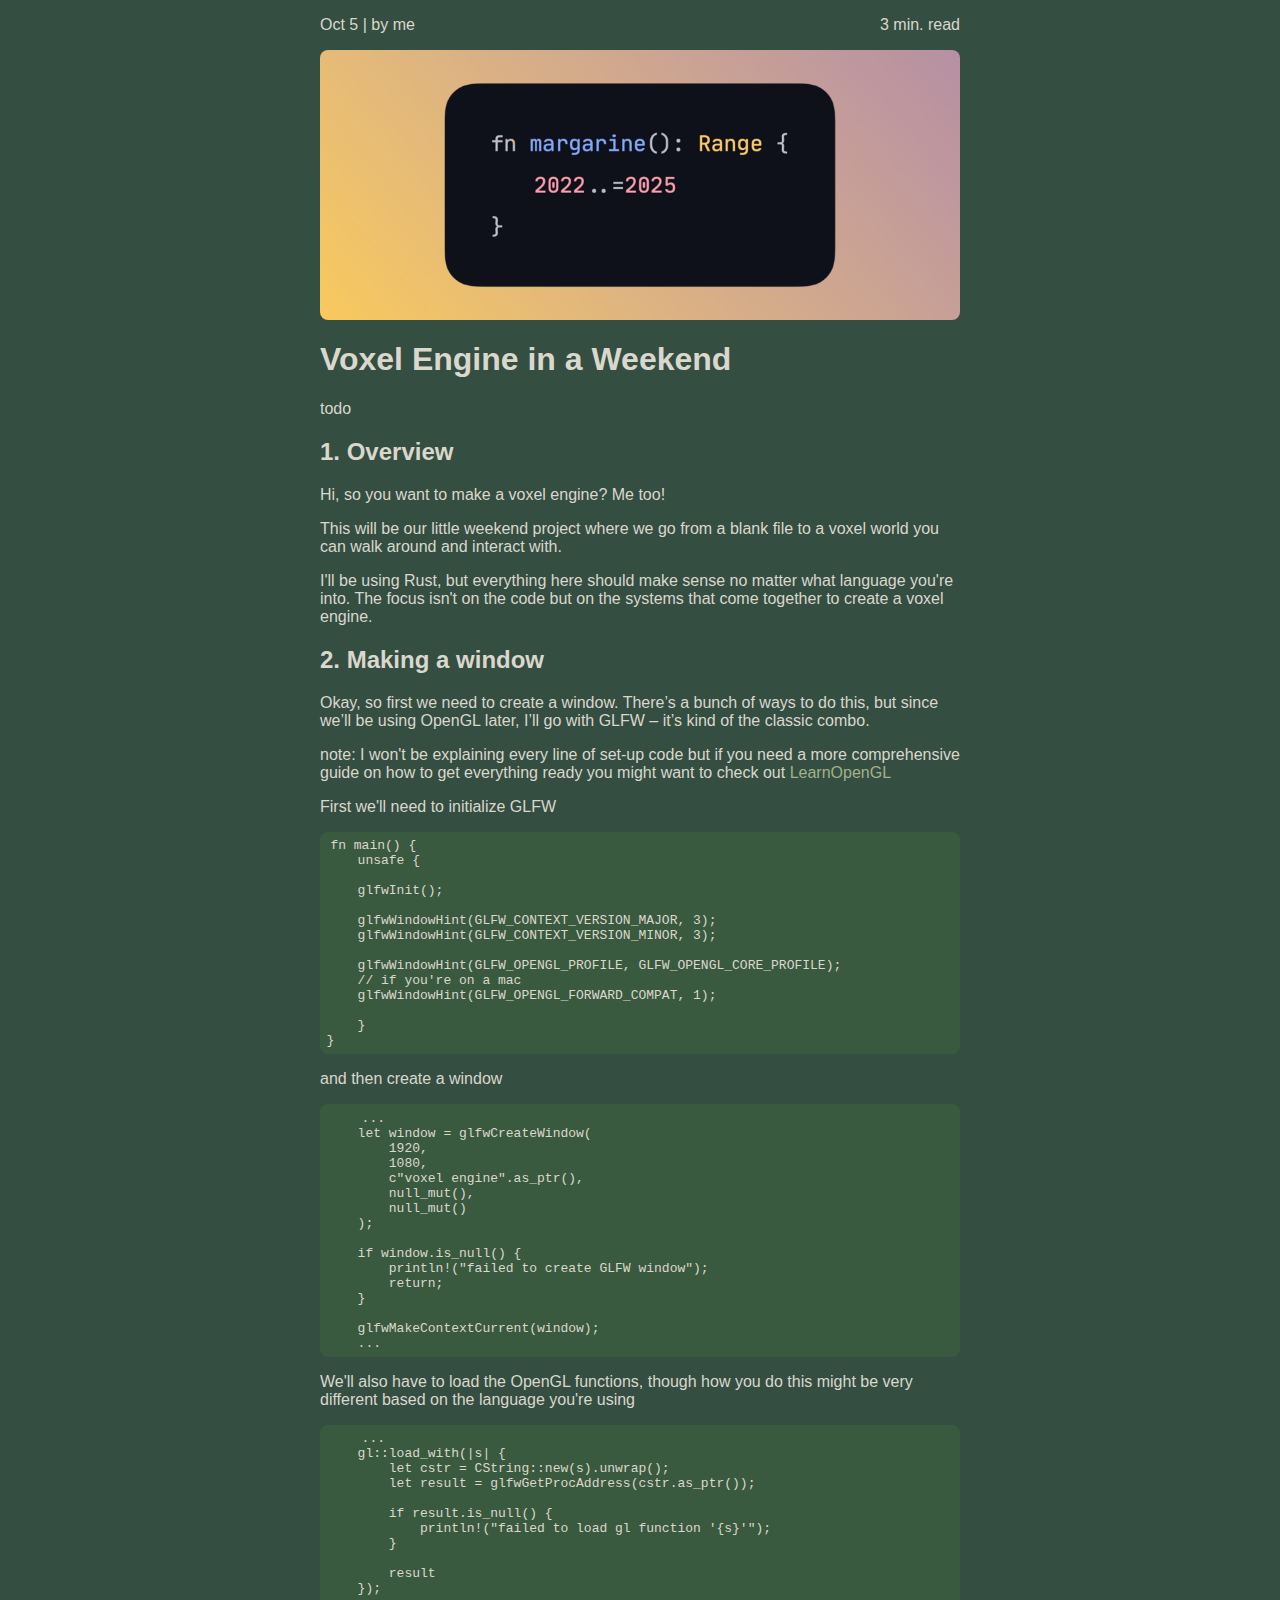
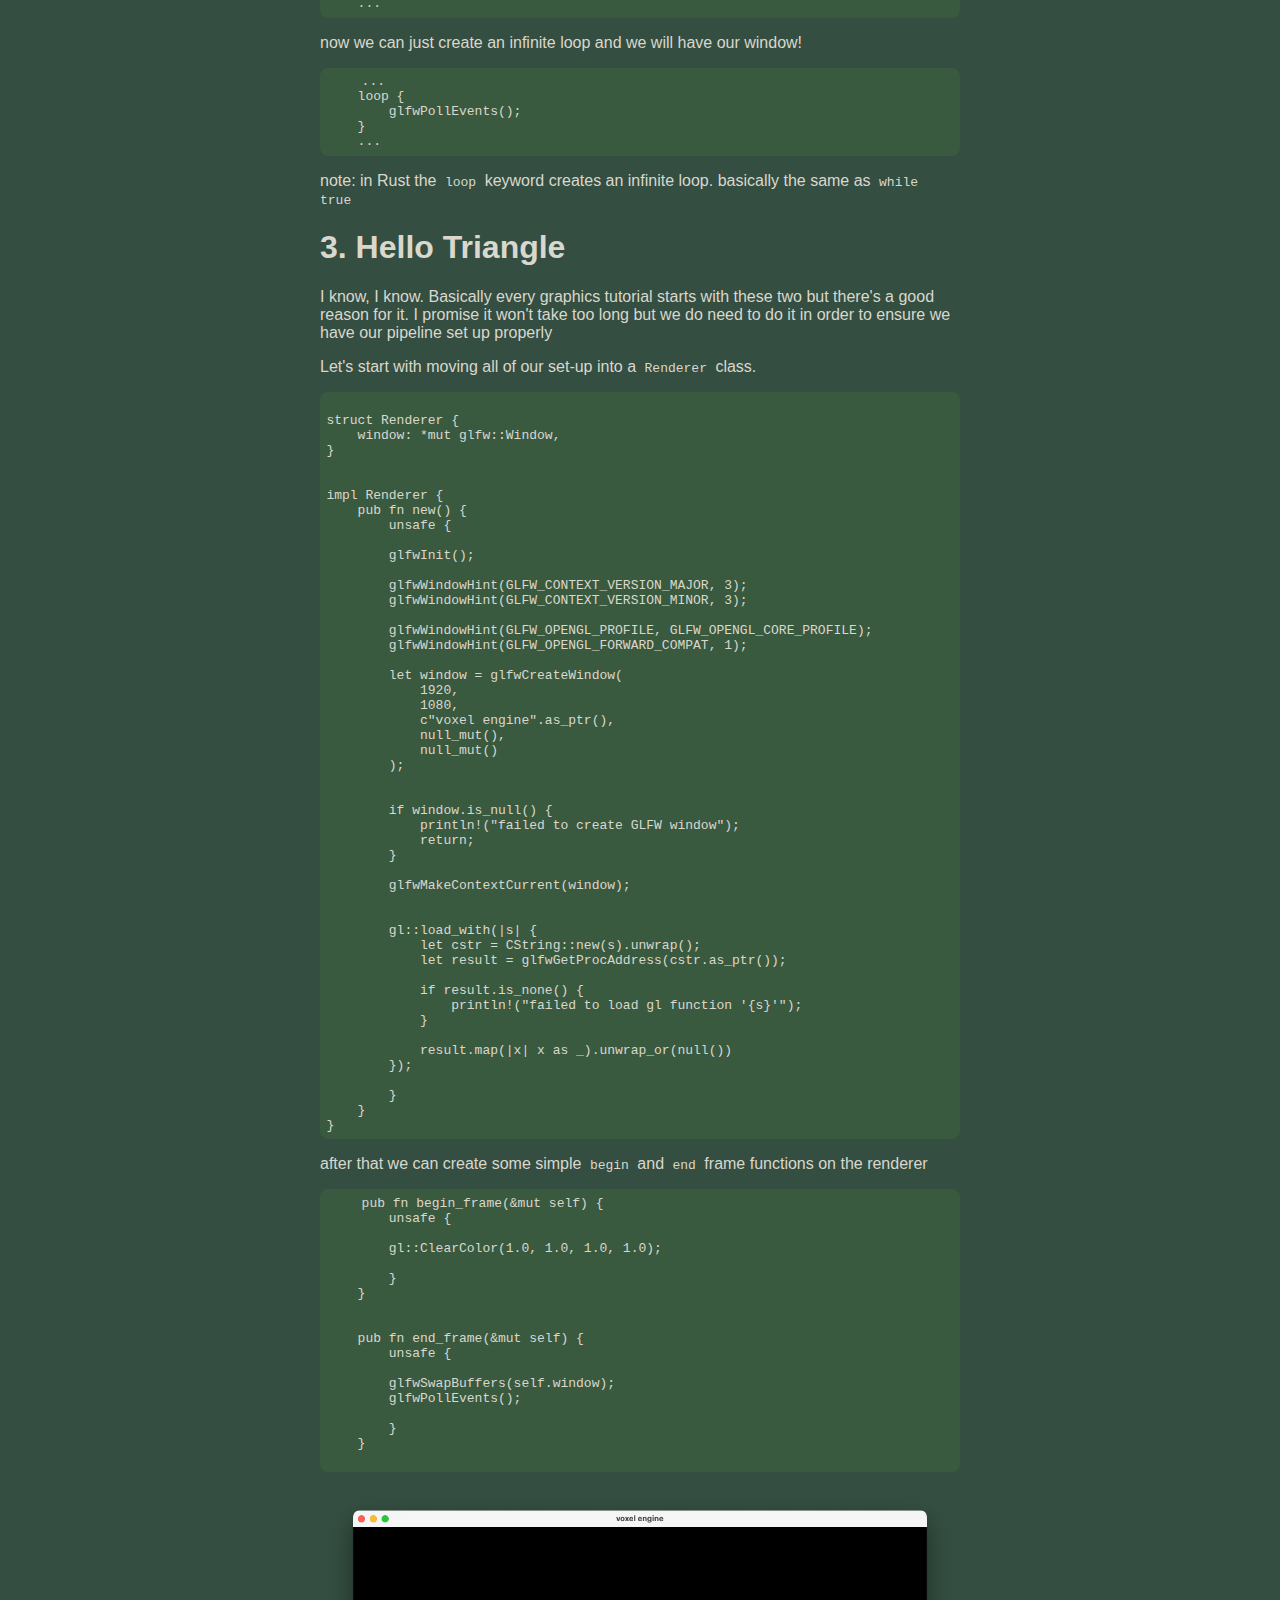
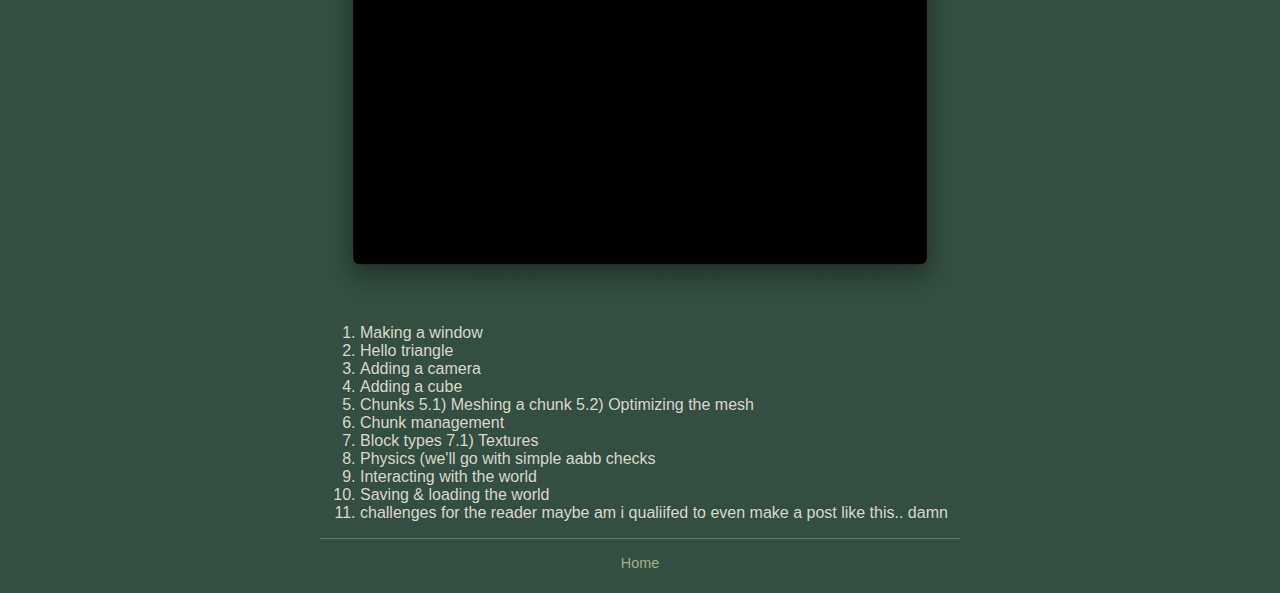
<file: voxelling-in-a-weekend/index.html>
<!DOCTYPE html>
<html lang="en">
<head>
    <meta charset="UTF-8">
    <title>Voxel Engine in a Weekend – daymare.net</title>
    <link rel="stylesheet" href="../../blog_styles.css">
    <link rel="preload" as="image" href="./thumbnail.png">
    <script type="application/ld+json">
        {
            "@context": "https://schema.org",
            "@type": "BlogPosting",
            "headline": "Voxel Engine in a Weekend",
            "image": "https://daymare.net/blogs/voxelling-in-a-weekend/thumbnail.png",
            "author": {
                "@type": "Person",
                "name": "Todaymare"
            },
            "publisher": {
                "@type": "Organization",
                "name": "daymare.net",
                "logo": {
                "@type": "ImageObject",
                "url": "https://daymare.net/logo.png"
                }
            },
            "datePublished": "2025-10-05T14:37:02.344888587Z",
            "url": "https://daymare.net/blogs/voxelling-in-a-weekend/",
            "description": "todo"
        }
    </script>
    <script defer data-domain="daymare.net" src="https://plausible.io/js/script.js"></script>
</head>
<body>
    <div class="text-body">

    <meta name="description" content="todo">
    <meta name="author" content="Todaymare">
    <meta name="viewport" content="width=device-width, initial-scale=1.0">

    <meta property="og:title" content="Voxel Engine in a Weekend">
    <meta property="og:description" content="todo">
    <meta property="og:type" content="article">
    <meta property="og:url" content="https://daymare.net/blogs/voxelling-in-a-weekend/">
    <meta property="og:image" content="https://daymare.net/blogs/voxelling-in-a-weekend/thumbnail.png">

    <meta name="twitter:card" content="summary_large_image">
    <meta name="twitter:title" content="Voxel Engine in a Weekend">
    <meta name="twitter:description" content="todo">
    <meta name="twitter:image" content="https://daymare.net/blogs/voxelling-in-a-weekend/thumbnail.png">

    <link rel="canonical" href="https://daymare.net/blogs/voxelling-in-a-weekend/">


    <div class="meta" itemscope itemtype="https://schema.org/BlogPosting">
        <span><time itemprop="datePublished" datetime="2025-10-05T14:37:02.344888587Z">Oct 5</time> | <span itemprop="author">by me</span></span>
        <span class="read-time">3 min. read</span>
    </div>
    

    <img loading="eager" class="thumbnail" src="./thumbnail.png" alt="Thumbnail for Voxel Engine in a Weekend blog post" />

    <header>
        <h1>Voxel Engine in a Weekend</h1>
    </header>

    <main>
        <article>
            <p>todo</p>
<h2>1. Overview</h2>
<p>Hi, so you want to make a voxel engine? Me too!</p>
<p>This will be our little weekend project where we go from a blank file to a voxel world you can walk around and interact with.</p>
<p>I'll be using Rust, but everything here should make sense no matter what language you're into. The focus isn't on the code but on the systems that come together to create a voxel engine.</p>
<h2>2. Making a window</h2>
<p>Okay, so first we need to create a window. There’s a bunch of ways to do this, but since we’ll be using OpenGL later, I’ll go with GLFW – it’s kind of the classic combo.</p>
<p>note: I won't be explaining every line of set-up code but if you need a more comprehensive guide on how to get everything ready you might want to check out <a href="https://learnopengl.com/Getting-started/Creating-a-window">LearnOpenGL</a></p>
<p>First we'll need to initialize GLFW</p>
<pre><code class="language-rust">fn main() {
    unsafe {

    glfwInit();

    glfwWindowHint(GLFW_CONTEXT_VERSION_MAJOR, 3);
    glfwWindowHint(GLFW_CONTEXT_VERSION_MINOR, 3);

    glfwWindowHint(GLFW_OPENGL_PROFILE, GLFW_OPENGL_CORE_PROFILE);
    // if you're on a mac
    glfwWindowHint(GLFW_OPENGL_FORWARD_COMPAT, 1);

    }
}
</code></pre>
<p>and then create a window</p>
<pre><code class="language-rust">    ...
    let window = glfwCreateWindow(
        1920,
        1080,
        c&quot;voxel engine&quot;.as_ptr(),
        null_mut(),
        null_mut()
    );

    if window.is_null() {
        println!(&quot;failed to create GLFW window&quot;);
        return;
    }

    glfwMakeContextCurrent(window);
    ...
</code></pre>
<p>We'll also have to load the OpenGL functions, though how you do this might be very different based on the language you're using</p>
<pre><code class="language-rust">    ...
    gl::load_with(|s| {
        let cstr = CString::new(s).unwrap();
        let result = glfwGetProcAddress(cstr.as_ptr());

        if result.is_null() {
            println!(&quot;failed to load gl function '{s}'&quot;);
        }

        result
    });
    ...
</code></pre>
<p>now we can just create an infinite loop and we will have our window!</p>
<pre><code>    ...
    loop {
        glfwPollEvents();
    }
    ...
</code></pre>
<p>note: in Rust the <code>loop</code> keyword creates an infinite loop. basically the same as <code>while true</code></p>
<h1>3. Hello Triangle</h1>
<p>I know, I know. Basically every graphics tutorial starts with these two but there's a good reason for it. I promise it won't take too long but we do need to do it in order to ensure we have our pipeline set up properly</p>
<p>Let's start with moving all of our set-up into a <code>Renderer</code> class.</p>
<pre><code class="language-rust">
struct Renderer {
    window: *mut glfw::Window,
}


impl Renderer {
    pub fn new() {
        unsafe {

        glfwInit();

        glfwWindowHint(GLFW_CONTEXT_VERSION_MAJOR, 3);
        glfwWindowHint(GLFW_CONTEXT_VERSION_MINOR, 3);

        glfwWindowHint(GLFW_OPENGL_PROFILE, GLFW_OPENGL_CORE_PROFILE);
        glfwWindowHint(GLFW_OPENGL_FORWARD_COMPAT, 1);

        let window = glfwCreateWindow(
            1920,
            1080,
            c&quot;voxel engine&quot;.as_ptr(),
            null_mut(),
            null_mut()
        );


        if window.is_null() {
            println!(&quot;failed to create GLFW window&quot;);
            return;
        }

        glfwMakeContextCurrent(window);

        
        gl::load_with(|s| {
            let cstr = CString::new(s).unwrap();
            let result = glfwGetProcAddress(cstr.as_ptr());

            if result.is_none() {
                println!(&quot;failed to load gl function '{s}'&quot;);
            }

            result.map(|x| x as _).unwrap_or(null())
        });

        }
    }
}
</code></pre>
<p>after that we can create some simple <code>begin</code> and <code>end</code> frame functions on the renderer</p>
<pre><code class="language-rust">    pub fn begin_frame(&amp;mut self) {
        unsafe {

        gl::ClearColor(1.0, 1.0, 1.0, 1.0);
        
        }
    }


    pub fn end_frame(&amp;mut self) {
        unsafe {

        glfwSwapBuffers(self.window);
        glfwPollEvents();
        
        }
    }

</code></pre>
<p><img src="assets/blank_window.png" alt="blank window" /></p>
<ol>
<li>Making a window</li>
<li>Hello triangle</li>
<li>Adding a camera</li>
<li>Adding a cube</li>
<li>Chunks
5.1) Meshing a chunk
5.2) Optimizing the mesh</li>
<li>Chunk management</li>
<li>Block types
7.1) Textures</li>
<li>Physics (we'll go with simple aabb checks</li>
<li>Interacting with the world</li>
<li>Saving &amp; loading the world</li>
<li>challenges for the reader maybe
am i qualiifed to even make a post like this.. damn</li>
</ol>
        </article>
    </main>

    <nav class="post-nav">
        <a class="home" href="../../">Home</a>
    </nav>
    </div>
    <script async src="https://scripts.simpleanalyticscdn.com/latest.js"></script>
</body>
</html>
</file>
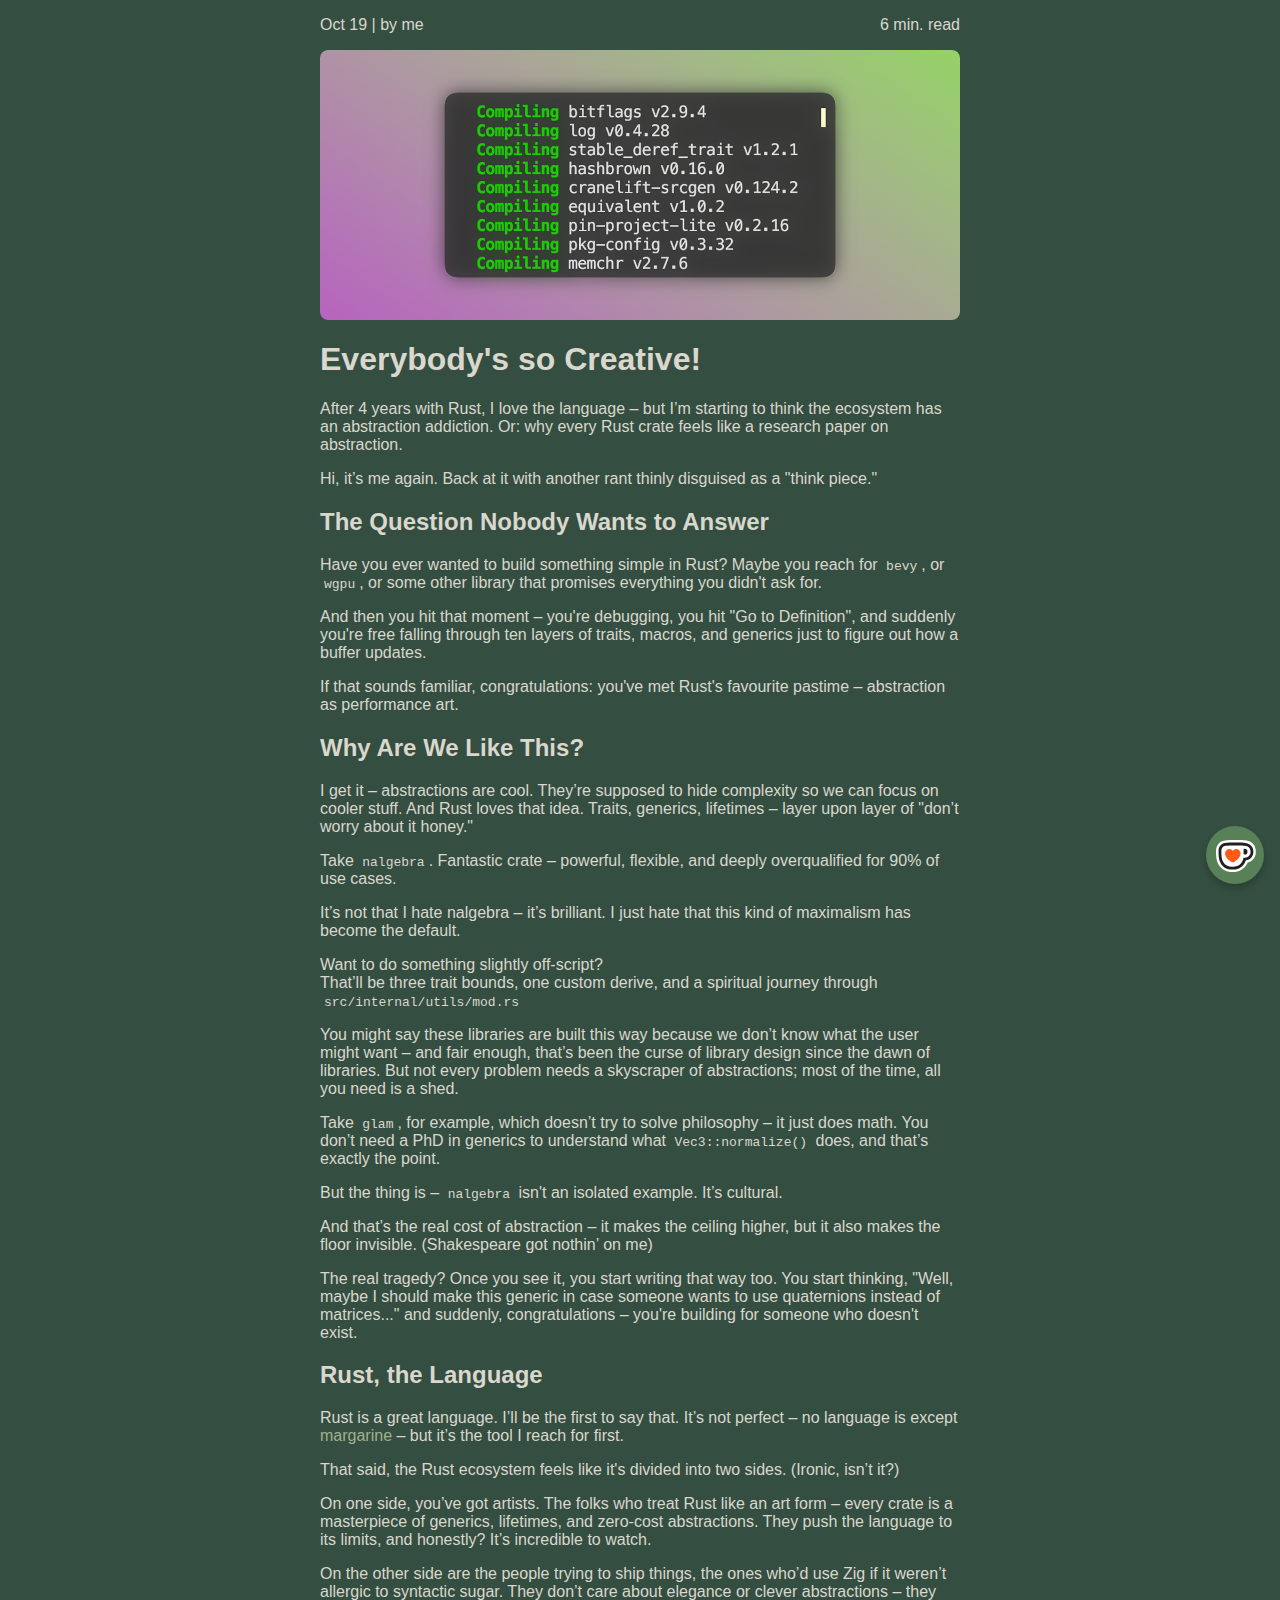
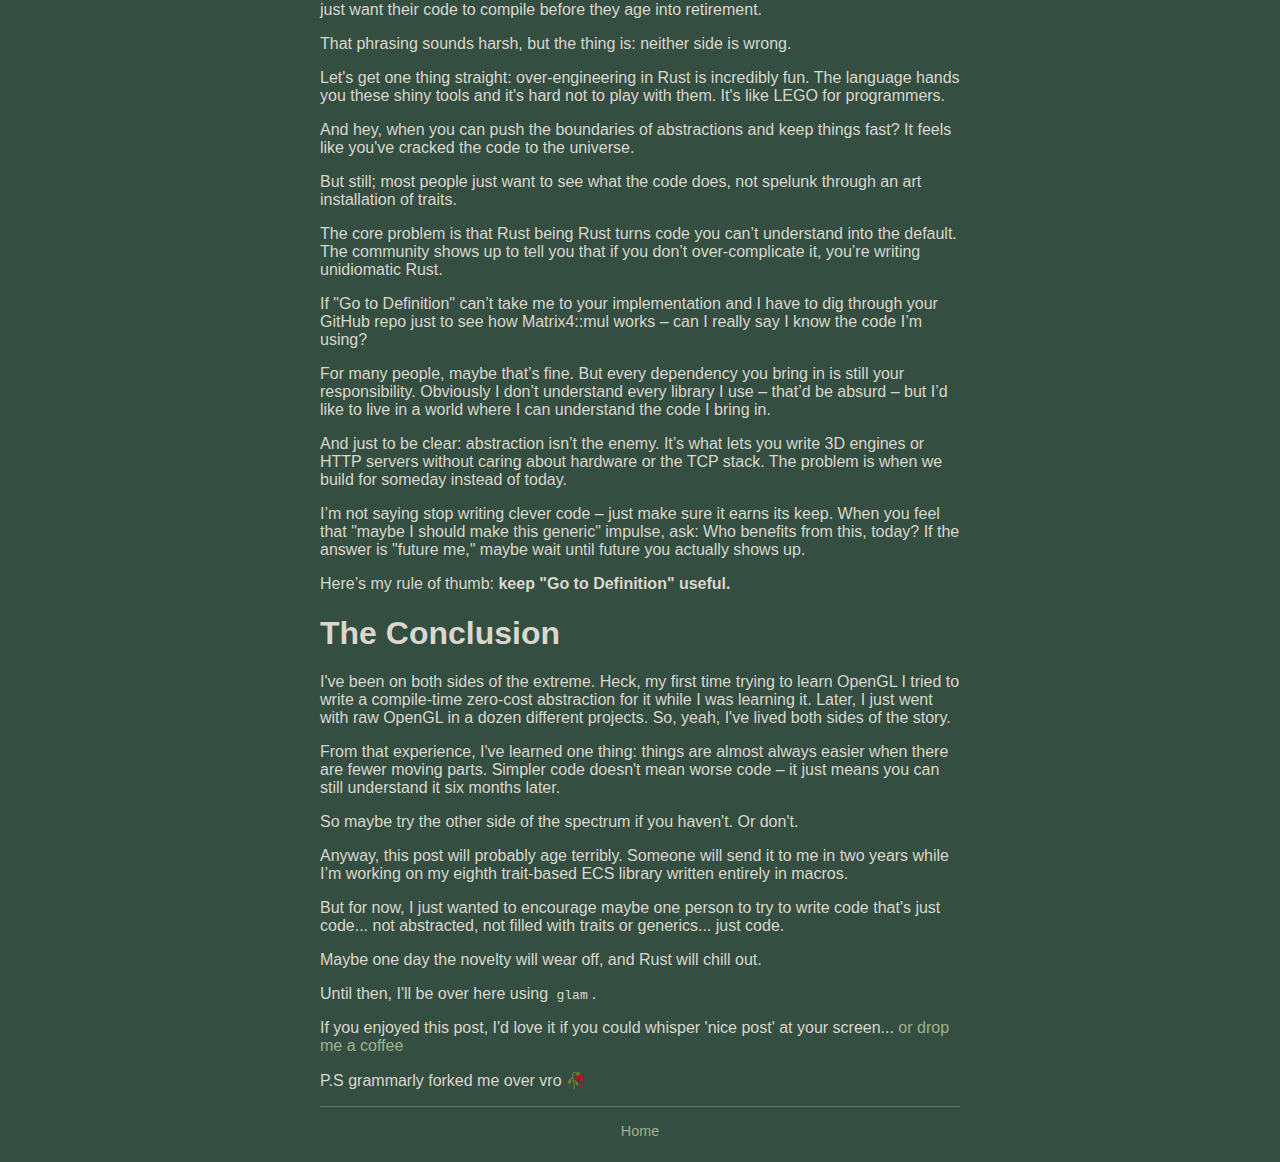
<file: blogs/everbody-so-creative/index.html>
<!DOCTYPE html>
<html lang="en">
<head>
    <meta charset="UTF-8">
    <title>Everybody's so Creative! – daymare.net</title>
    <link rel="stylesheet" href="../../blog_styles.css">
    <script type="application/ld+json">
        {
            "@context": "https://schema.org",
            "@type": "BlogPosting",
            "headline": "Everybody's so Creative!",
            "image": "https://daymare.net/blogs/everbody-so-creative/assets/banner_1200x1010.webp",
            "author": {
                "@type": "Person",
                "name": "Todaymare"
            },
            "publisher": {
                "@type": "Organization",
                "name": "daymare.net",
                "logo": {
                "@type": "ImageObject",
                "url": "https://daymare.net/logo.png"
                }
            },
            "datePublished": "2025-10-19T08:39:24.740553972Z",
            "url": "https://daymare.net/blogs/everbody-so-creative/",
            "description": "After 4 years with Rust, I love the language – but I’m starting to think the ecosystem has an abstraction addiction. Or: why every Rust crate feels like a research paper on abstraction."
        }
    </script>

    <script src="../../blog.js" defer></script>
    <script>
        document.addEventListener("DOMContentLoaded", () => {
            document.querySelectorAll(".thumbnail.full").forEach(img => {
                if (img.complete) img.classList.add("loaded");
                else img.addEventListener("load", () => img.classList.add("loaded"));
            });
        });
    </script>


    <meta name="description" content="After 4 years with Rust, I love the language – but I’m starting to think the ecosystem has an abstraction addiction. Or: why every Rust crate feels like a research paper on abstraction.">
    <meta name="author" content="Todaymare">
    <meta name="viewport" content="width=device-width, initial-scale=1.0">

    <meta property="og:title" content="Everybody's so Creative!">
    <meta property="og:description" content="After 4 years with Rust, I love the language – but I’m starting to think the ecosystem has an abstraction addiction. Or: why every Rust crate feels like a research paper on abstraction.">
    <meta property="og:type" content="article">
    <meta property="og:url" content="https://daymare.net/blogs/everbody-so-creative/">
    <meta property="og:image" content="https://daymare.net/blogs/everbody-so-creative/assets/banner_1200x1010.webp">

    <meta name="twitter:card" content="summary_large_image">
    <meta name="twitter:title" content="Everybody's so Creative!">
    <meta name="twitter:description" content="After 4 years with Rust, I love the language – but I’m starting to think the ecosystem has an abstraction addiction. Or: why every Rust crate feels like a research paper on abstraction.">
    <meta name="twitter:image" content="https://daymare.net/blogs/everbody-so-creative/assets/banner_1200x1010.webp">

    <link rel="canonical" href="https://daymare.net/blogs/everbody-so-creative/">

</head>
<body>
    <div class="text-body">


    <div class="meta" itemscope itemtype="https://schema.org/BlogPosting">
        <span><time itemprop="datePublished" datetime="2025-10-19T08:39:24.740553972Z">Oct 19</time> | <span itemprop="author">by me</span></span>
        <span class="read-time">6 min. read</span>
    </div>

    <div class="thumbnail-wrapper">
        <img
            class="thumbnail preview"
            src="data:image/webp;base64, UklGRtQFAABXRUJQVlA4TMgFAAAvMUAKAAEFbSQpOab3b5jBQET/JwDhee5aaxkAgDMTqJlYm/w4cBrZthQdiST/6JDIZp3xbCkwiiRJSkrY9wEUh39tSGAbSZKTQWtsDZd/VISwFvUKqv8TMHM4HI4H3Qfc9aGhT+OY/e7/pfZed92MzeUflwBpy8rqLisTCOFw4Y+0dZWVlZVNuAzT7QhPgMPhUhY1FsDLjxCCR3QbwodwAUAItCRJUiRZbl7Ny8z79xiP8G777vF+3xczM+N090BlhEhWVk3PO4Hk2LZVWxnz4h4BPQKAWElMuy5dd7tLciTJrq1kn4+WSxzAJLzHA3ZacyoYuI3kZKhrYEV/xJsPPxAbAWIRYoAyBBGnVhQgBwEFyAWIIESacyDaJaIZooVFi4ADBBxEagyZimmOtQapkRABaUiQLRJGTEUXTKIZo0UdgNHqAhxqEh1ScyHMBgQcAsQ0EzgtGkQsciBqUWEEiAPkPDQXQioCxDkMHZhCZKYxjBBzAUTkICxxwPm/MXAjpuJ4atCQabTINCKI5gA5HykzbgNODVA1UxgQB1rUrkNgvKs12guQAxQMq06Dw3lHI4YM6wzTCSEHCI5DaIwXg+sTg7zLMLiMYTEWw3jhKoosrcFmNvRlzv72y8cd/yo7BCQacdN/QoMMY3IsLQCLAS0ARuuKtr9OWpLWYoQGDjEEdXz9vrceLdZ1INrMkshJujuny6xD9iNOtElsPipbX8e4I4bBWRwL21ydSHPBUBRz2tL66HlvP8sXvZA7bdH+4qRdd7b//fPAck4JHlx8HPpgntq2Vin8Nn/RHY8SIaDn1iWv3+6N+3vl3mIy7TsRMcSpiISjpXWWPslso/rmdvTh07XTX2y1suCkrtnf/ERnWRikQKMkl/2/e/z1hVO2SLbmmaGA5jSlpLFEkmCYSEic/x+eVkeRHiHJ7vIrays1y5blFExS2HPWdChEItC8E9GaNWLS7IKwGVGkratgef3l/HQ5QnGupKtb9p8uZW2lfuQ2PSLnP/7AiYk0AQoKDjgVEWGQEEmaEdmk1aWnV/6PLGFbbdv5RQ/4jlv5Z9ZH72yLSrRZyUx9ywxxUIXAaUrQIqwkycbIqMCdo++f1+skUUfbvGTHghNRWacs+ZcN2rbF/Gds2SYSwZzm7VTTsmTgUZJslihNa32Y2bZO7VgrCzb2YAvb8yLfctWsI/7bsiDJFgmaPwMKI0NpKA0gCSdJAyEr7pWrL+/WSZVtlbmu2B+EjrWP1Ntn3Y3lFMyMjkIoCCIODCk4xKkIKi8QQTbQhuLQOaf/ft3QsfUmes6KLRG2jpir+XfCVqBfELKBHaDAkAg4bsQBoh0V0MAjIjKvZHntRc4+m/SzyoKwfWJbyqQ9w8/q2VhWIEQSFYk03yoJmqUDgnCkDUtkWAhLF7udmF1dNuhtT6eb7csRL/EZf9SMIJmPEJlIJmIoqBiQ9htTANMhiZarM7ZyYJtlzSZuR/mTDaa3f1XK9ivHOt1UQmSBSEWCUPuRlxjasJmirW6v/Lr9r5W2POfsoiz/X7v7WVM255+hlvpj69RzbKLIgDYhVLEz06Wb72qrIRQEhs00WH7++OfVx7Ovn2VSBw2kucpKOVpdQNNVjlZ30CBgkwAj0qXbbx/dfb+++oLmAAFXZQNYg+DjOJZjI8hiHHcZxHgsxFgMYgx4gBji6LwTP6GQDbBmZxoaDndDXnXFVLeQB9XRMAbAgfYuw4BpWA1xg4pNW9ZoG7SxoKbt6xBonk2AEdqwkc2AwTxgA8MYsDU3wYA3MAwYxgHSVC0KgZGKw9lhFdhGzhiDtbs2M2KIISMUdWADgx2MzHAWox/piMQwaJqAN5hGz3DeTTn62Ec/X9EOABYgsBirPT1suqWH5kCDTkOjCAYNQZ7DEIgziWJiYDVoGNsB6BBDa9eb2dQALEAGwBsYbLTEmhIzxJnEyQgNGrW0HdYSMy22Oa/luTjxsBok"
            alt="Low-res preview"
            width="1900"
            height="1600"
        />
        <img
            class="thumbnail full"
            srcset="
            ./assets/banner_400x336.webp 400w,
            ./assets/banner_800x673.webp 800w,
            ./assets/banner_1200x1010.webp 1200w,
            ./assets/banner_1600x1347.webp 1600w
            "
            sizes="(max-width: 80rem) 90vw, 40rem"
            loading="lazy"
            alt="Thumbnail for Everybody's so Creative! blog post"
            width="1900"
            height="1600"
        />
    </div>

    <header>
        <h1>Everybody's so Creative!</h1>
    </header>

    <main>
        <article>
            <p>After 4 years with Rust, I love the language – but I’m starting to think the ecosystem has an abstraction addiction. Or: why every Rust crate feels like a research paper on abstraction.</p>
<p>Hi, it’s me again. Back at it with another rant thinly disguised as a &quot;think piece.&quot;</p>
<h2>The Question Nobody Wants to Answer</h2>
<p>Have you ever wanted to build something simple in Rust?
Maybe you reach for <code>bevy</code>, or <code>wgpu</code>, or some other library that promises everything you didn't ask for.</p>
<p>And then you hit that moment – you're debugging, you hit &quot;Go to Definition&quot;, and suddenly you're free falling through ten layers of traits, macros, and generics just to figure out how a buffer updates.</p>
<p>If that sounds familiar, congratulations: you've met Rust's favourite pastime – abstraction as performance art.</p>
<h2>Why Are We Like This?</h2>
<p>I get it – abstractions are cool. They’re supposed to hide complexity so we can focus on cooler stuff. And Rust loves that idea. Traits, generics, lifetimes – layer upon layer of &quot;don’t worry about it honey.&quot;</p>
<p>Take <code>nalgebra</code>. Fantastic crate – powerful, flexible, and deeply overqualified for 90% of use cases.</p>
<p>It’s not that I hate nalgebra – it’s brilliant. I just hate that this kind of maximalism has become the default.</p>
<p>Want to do something slightly off-script?<br />
That’ll be three trait bounds, one custom derive, and a spiritual journey through <code>src/internal/utils/mod.rs</code></p>
<p>You might say these libraries are built this way because we don’t know what the user might want – and fair enough, that’s been the curse of library design since the dawn of libraries. But not every problem needs a skyscraper of abstractions; most of the time, all you need is a shed.</p>
<p>Take <code>glam</code>, for example, which doesn’t try to solve philosophy – it just does math. You don’t need a PhD in generics to understand what <code>Vec3::normalize()</code> does, and that’s exactly the point.</p>
<p>But the thing is – <code>nalgebra</code> isn't an isolated example. It’s cultural.</p>
<p>And that’s the real cost of abstraction – it makes the ceiling higher, but it also makes the floor invisible. (Shakespeare got nothin’ on me)</p>
<p>The real tragedy? Once you see it, you start writing that way too.
You start thinking, &quot;Well, maybe I should make this generic in case someone wants to use quaternions instead of matrices...&quot; and suddenly, congratulations – you're building for someone who doesn't exist.</p>
<h2>Rust, the Language</h2>
<p>Rust is a great language. I’ll be the first to say that. It’s not perfect – no language is except <a href="https://github.com/todaymare/margarine" target="_blank" rel="noopener noreferrer">margarine</a> – but it’s the tool I reach for first.</p>
<p>That said, the Rust ecosystem feels like it's divided into two sides. (Ironic, isn’t it?)</p>
<p>On one side, you’ve got artists. The folks who treat Rust like an art form – every crate is a masterpiece of generics, lifetimes, and zero-cost abstractions. They push the language to its limits, and honestly? It’s incredible to watch.</p>
<p>On the other side are the people trying to ship things, the ones who’d use Zig if it weren’t allergic to syntactic sugar. They don’t care about elegance or clever abstractions – they just want their code to compile before they age into retirement.</p>
<p>That phrasing sounds harsh, but the thing is: neither side is wrong.</p>
<p>Let's get one thing straight: over-engineering in Rust is incredibly fun. The language hands you these shiny tools and it's hard not to play with them. It's like LEGO for programmers.</p>
<p>And hey, when you can push the boundaries of abstractions and keep things fast? It feels like you've cracked the code to the universe.</p>
<p>But still; most people just want to see what the code does, not spelunk through an art installation of traits.</p>
<p>The core problem is that Rust being Rust turns code you can’t understand into the default.
The community shows up to tell you that if you don’t over-complicate it, you’re writing unidiomatic Rust.</p>
<p>If &quot;Go to Definition&quot; can’t take me to your implementation and I have to dig through your GitHub repo just to see how Matrix4::mul works – can I really say I know the code I’m using?</p>
<p>For many people, maybe that’s fine. But every dependency you bring in is still your responsibility. Obviously I don’t understand every library I use – that’d be absurd – but I’d like to live in a world where I can understand the code I bring in.</p>
<p>And just to be clear: abstraction isn’t the enemy. It’s what lets you write 3D engines or HTTP servers without caring about hardware or the TCP stack.
The problem is when we build for someday instead of today.</p>
<p>I’m not saying stop writing clever code – just make sure it earns its keep. When you feel that &quot;maybe I should make this generic&quot; impulse, ask: Who benefits from this, today?
If the answer is &quot;future me,&quot; maybe wait until future you actually shows up.</p>
<p>Here’s my rule of thumb: <strong>keep &quot;Go to Definition&quot; useful.</strong></p>
<h1>The Conclusion</h1>
<p>I've been on both sides of the extreme. Heck, my first time trying to learn OpenGL I tried to write a compile-time zero-cost abstraction for it while I was learning it. Later, I just went with raw OpenGL in a dozen different projects.
So, yeah, I've lived both sides of the story.</p>
<p>From that experience, I've learned one thing: things are almost always easier when there are fewer moving parts. Simpler code doesn't mean worse code – it just means you can still understand it six months later.</p>
<p>So maybe try the other side of the spectrum if you haven't. Or don't.</p>
<p>Anyway, this post will probably age terribly. Someone will send it to me in two years while I’m working on my eighth trait-based ECS library written entirely in macros.</p>
<p>But for now, I just wanted to encourage maybe one person to try to write code that's just code... not abstracted, not filled with traits or generics... just code.</p>
<p>Maybe one day the novelty will wear off, and Rust will chill out.</p>
<p>Until then, I'll be over here using <code>glam</code>.</p>
<p>If you enjoyed this post, I'd love it if you could whisper 'nice post' at your screen... <a href="https://ko-fi.com/todaymare" target="_blank" rel="noopener noreferrer">or drop me a coffee</a></p>
<p>P.S grammarly forked me over vro 🥀</p>
        </article>
    </main>

    <nav class="post-nav">
        <a class="home" href="../../">Home</a>
    </nav>
    </div>

    <a class="kofi" href="https://ko-fi.com/todaymare" target="_blank" rel="noopener noreferrer" target="_blank" rel="noopener noreferrer">
        <img src="../../kofi_symbol.svg" alt="Buy me a coffee on Ko-fi" width="64" height="64">
    </a>

    <script async src="https://scripts.simpleanalyticscdn.com/latest.js"></script>
</body>
</html>
</file>
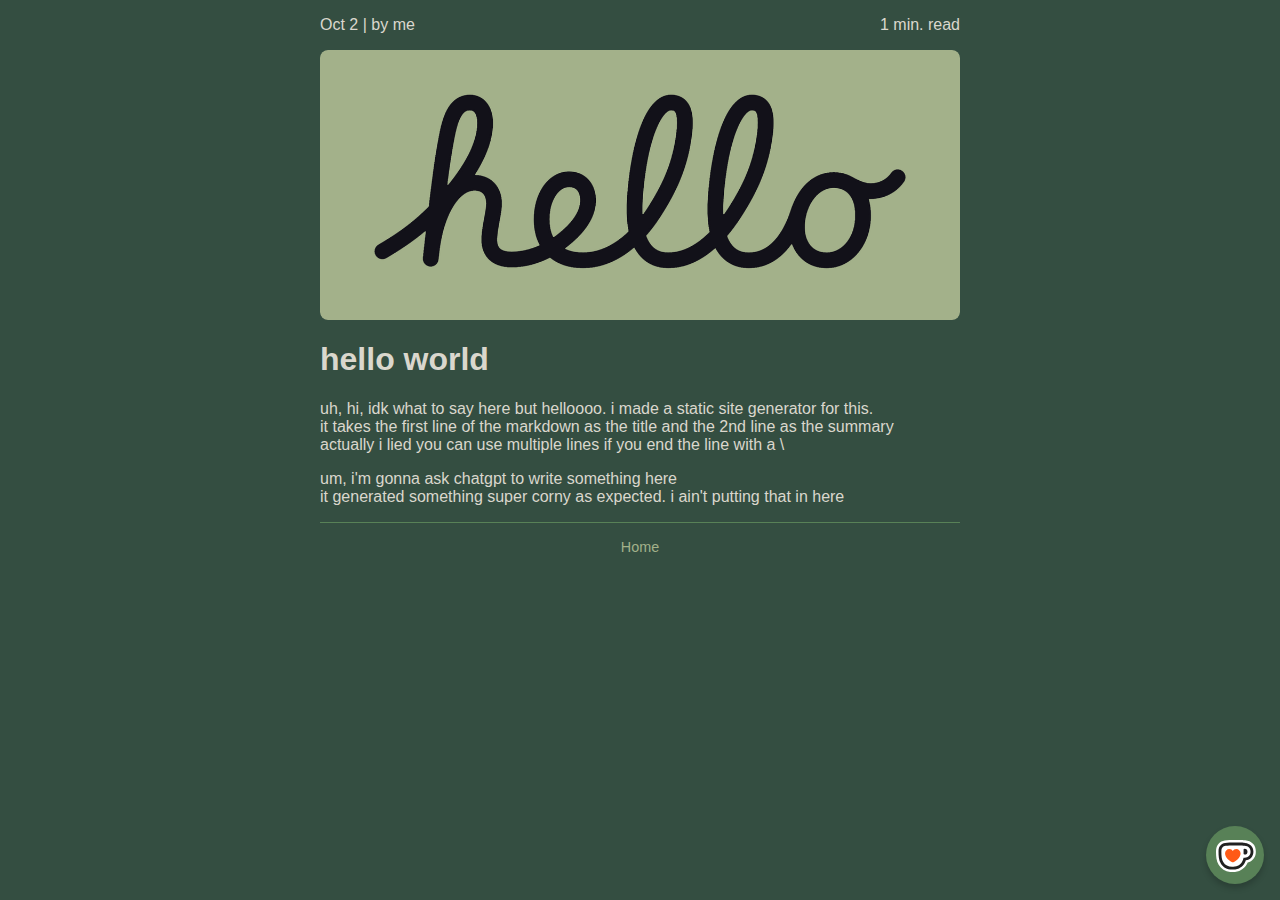
<file: blogs/first-blog/index.html>
<!DOCTYPE html>
<html lang="en">
<head>
    <meta charset="UTF-8">
    <title>hello world – daymare.net</title>
    <link rel="stylesheet" href="../../blog_styles.css">
    <script type="application/ld+json">
        {
            "@context": "https://schema.org",
            "@type": "BlogPosting",
            "headline": "hello world",
            "image": "https://daymare.net/blogs/first-blog/assets/banner_1200x1010.webp",
            "author": {
                "@type": "Person",
                "name": "Todaymare"
            },
            "publisher": {
                "@type": "Organization",
                "name": "daymare.net",
                "logo": {
                "@type": "ImageObject",
                "url": "https://daymare.net/logo.png"
                }
            },
            "datePublished": "2025-10-02T19:36:48.068611622Z",
            "url": "https://daymare.net/blogs/first-blog/",
            "description": "uh, hi, idk what to say here but helloooo. i made a static site generator for this. it takes the first line of the markdown as the title and the 2nd line as the summary actually i lied you can use multiple lines if you end the line with a \\"
        }
    </script>

    <script src="../../blog.js" defer></script>
    <script>
        document.addEventListener("DOMContentLoaded", () => {
            document.querySelectorAll(".thumbnail.full").forEach(img => {
                if (img.complete) img.classList.add("loaded");
                else img.addEventListener("load", () => img.classList.add("loaded"));
            });
        });
    </script>


    <meta name="description" content="uh, hi, idk what to say here but helloooo. i made a static site generator for this. it takes the first line of the markdown as the title and the 2nd line as the summary actually i lied you can use multiple lines if you end the line with a \\">
    <meta name="author" content="Todaymare">
    <meta name="viewport" content="width=device-width, initial-scale=1.0">

    <meta property="og:title" content="hello world">
    <meta property="og:description" content="uh, hi, idk what to say here but helloooo. i made a static site generator for this. it takes the first line of the markdown as the title and the 2nd line as the summary actually i lied you can use multiple lines if you end the line with a \\">
    <meta property="og:type" content="article">
    <meta property="og:url" content="https://daymare.net/blogs/first-blog/">
    <meta property="og:image" content="https://daymare.net/blogs/first-blog/assets/banner_1200x1010.webp">

    <meta name="twitter:card" content="summary_large_image">
    <meta name="twitter:title" content="hello world">
    <meta name="twitter:description" content="uh, hi, idk what to say here but helloooo. i made a static site generator for this. it takes the first line of the markdown as the title and the 2nd line as the summary actually i lied you can use multiple lines if you end the line with a \\">
    <meta name="twitter:image" content="https://daymare.net/blogs/first-blog/assets/banner_1200x1010.webp">

    <link rel="canonical" href="https://daymare.net/blogs/first-blog/">

</head>
<body>
    <div class="text-body">


    <div class="meta" itemscope itemtype="https://schema.org/BlogPosting">
        <span><time itemprop="datePublished" datetime="2025-10-02T19:36:48.068611622Z">Oct 2</time> | <span itemprop="author">by me</span></span>
        <span class="read-time">1 min. read</span>
    </div>

    <div class="thumbnail-wrapper">
        <img
            class="thumbnail preview"
            src="data:image/webp;base64, [base64]/hAZGCPJjfc6AYSkEAZsAgrBEgW7Zt03bia9u2bdt2bNu2bdt2zl7rznNnjnmxk50d28lnHOU1TxH9nwD8/xKMAh3wL0CBYBAIlYCI3fKnYLq+66gEA0CquqoSIfbfACWYCLRjrbJvyUBPj4iWm3VpBAPTbTJuyMAklN1isTZsyltGD3ndETLP8dzrnSMWBs9+TUzCvGso/Js78r0eoeyO87p7zsc+l5T/Spr2ljEJDCRPZL2W8gQRAZHwqzyVmz3vPXDdoPVfwRNEISIKwZAeyWOf7Wvsb8kBAVU9QN415f+cGP9hs8vDk04ntN1EJKWUiDVCA0BzyvtQ3LRvTxA08gtKOeEyO3+kNv+eGvtlapQS8QW5xw3wj87IDKDsppDqwelbewWacym2xXelorAlFy33fW8o+RQ1/q1AM8nfs3LPwbiKl0Qf83zZCKuuOvdrMnVa3lH/yR9ueR+oz+rnS0Zvsbki5iaazd0YaeZWckkGeuDJlwmDxn9/7LbjwwGHM3+KGr+cC5nquE/bn9+aMPqV6LLdqq9f13mf45SAuono/RyrkFvsfrdTH5cHcEfMNnEXo4a2vXrYVzU8sVvweqaPgKr2et+UUdQNHNY6edQOsIvCKbs7cJdfVT//wCtHBKKvNVaH1TJJWLzq8Yf5gVSEukGz3if8eOpUjpsTJGdP+A6pe6fdlTSsVMvebzH3O/sWyjzctny57d/+muih7Ohmtdp19XPx+dCQBOe0iJj8aOuGI+GBOS4hu2qtCrwiLo42y3PKEYiFehD7eBHdckvarbk4a8Y2vDF7zMzTHHtrxrjV+EK6cvQC2qdaP2qxRA5oIBAhDkgQQfnmLYvy1+/eaCmRvXnHiRjk3vMiKnz2nkdAYykiIjAMRSAMA4jAMBQRCUN6EKmA4P+vAA=="
            alt="Low-res preview"
            width="1900"
            height="1600"
        />
        <img
            class="thumbnail full"
            srcset="
            ./assets/banner_400x336.webp 400w,
            ./assets/banner_800x673.webp 800w,
            ./assets/banner_1200x1010.webp 1200w,
            ./assets/banner_1600x1347.webp 1600w
            "
            sizes="(max-width: 80rem) 90vw, 40rem"
            loading="lazy"
            alt="Thumbnail for hello world blog post"
            width="1900"
            height="1600"
        />
    </div>

    <header>
        <h1>hello world</h1>
    </header>

    <main>
        <article>
            <p>uh, hi, idk what to say here but helloooo. i made a static site generator for this. <br />
it takes the first line of the markdown as the title and the 2nd line as the summary <br />
actually i lied you can use multiple lines if you end the line with a \</p>
<p>um, i'm gonna ask chatgpt to write something here<br />
it generated something super corny as expected. i ain't putting that in here</p>

        </article>
    </main>

    <nav class="post-nav">
        <a class="home" href="../../">Home</a>
    </nav>
    </div>

    <a class="kofi" href="https://ko-fi.com/todaymare" target="_blank" rel="noopener noreferrer" target="_blank" rel="noopener noreferrer">
        <img src="../../kofi_symbol.svg" alt="Buy me a coffee on Ko-fi" width="64" height="64">
    </a>

    <script async src="https://scripts.simpleanalyticscdn.com/latest.js"></script>
</body>
</html>
</file>
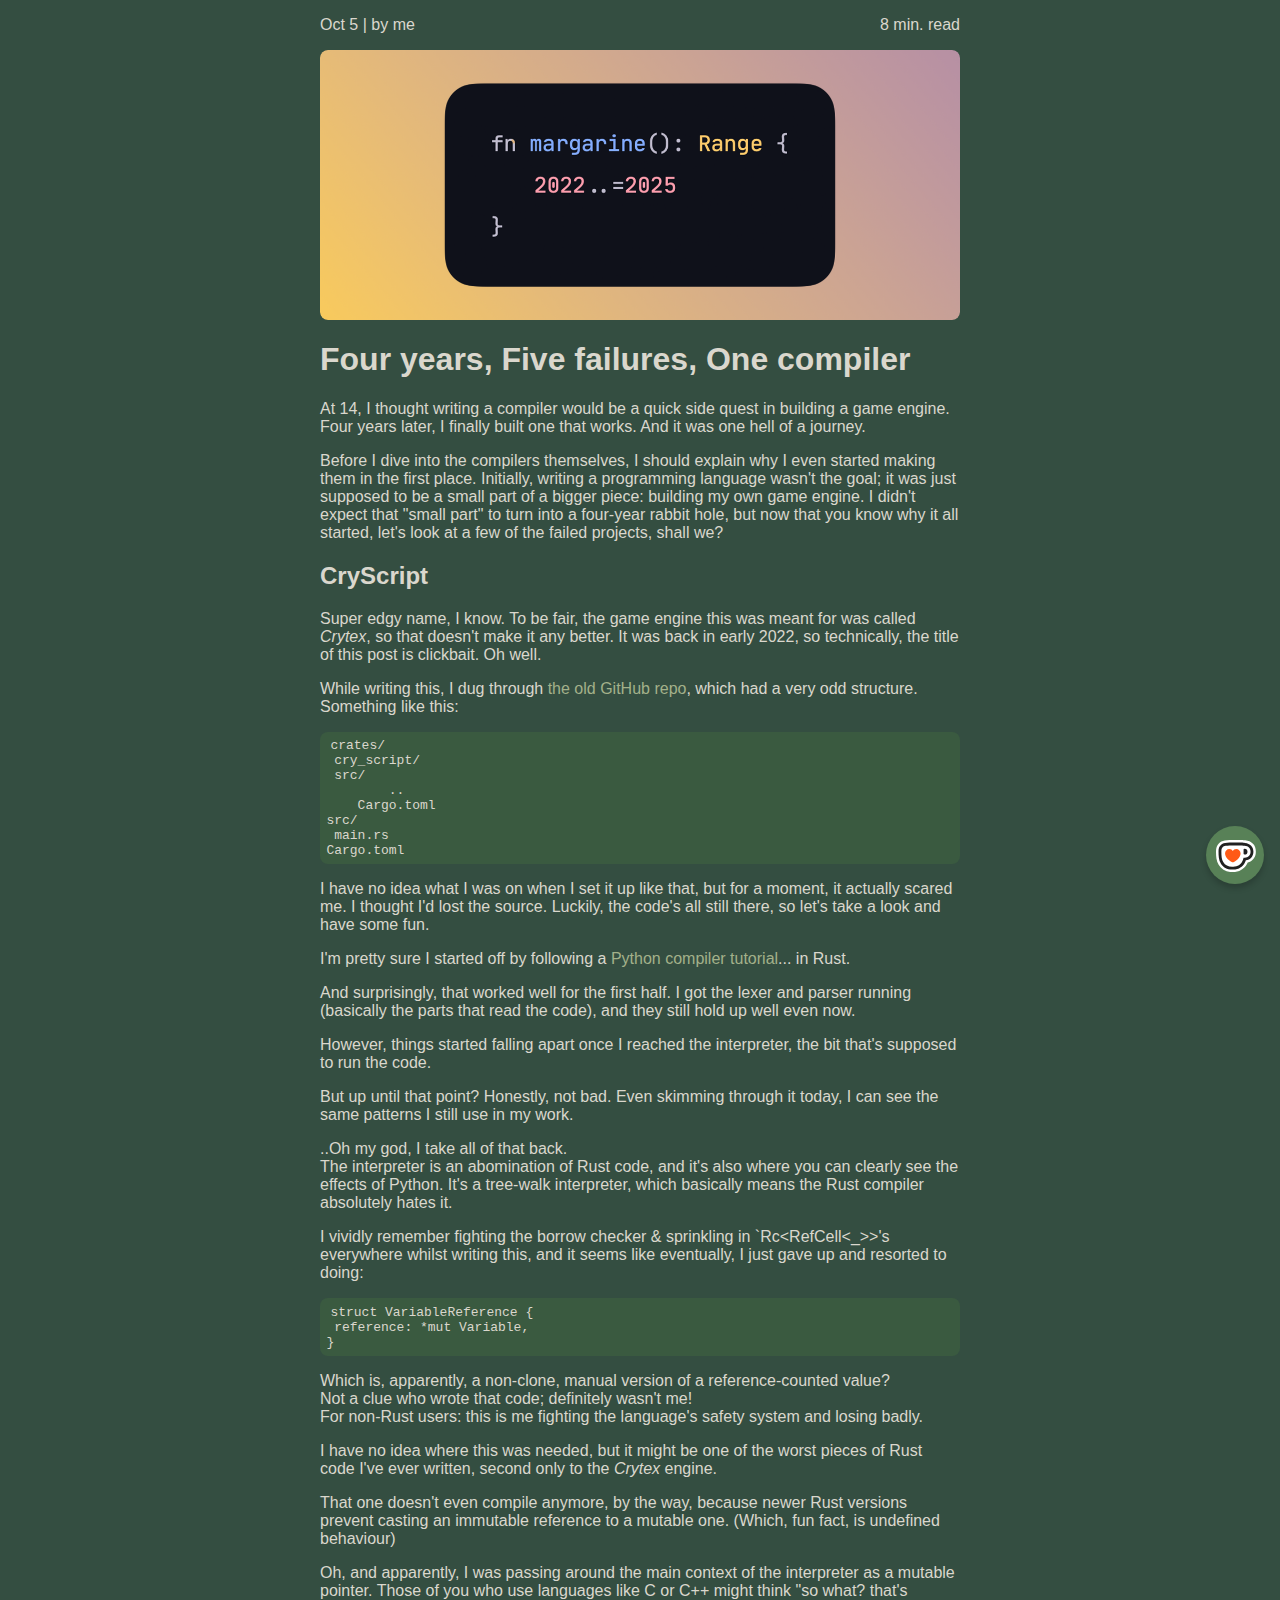
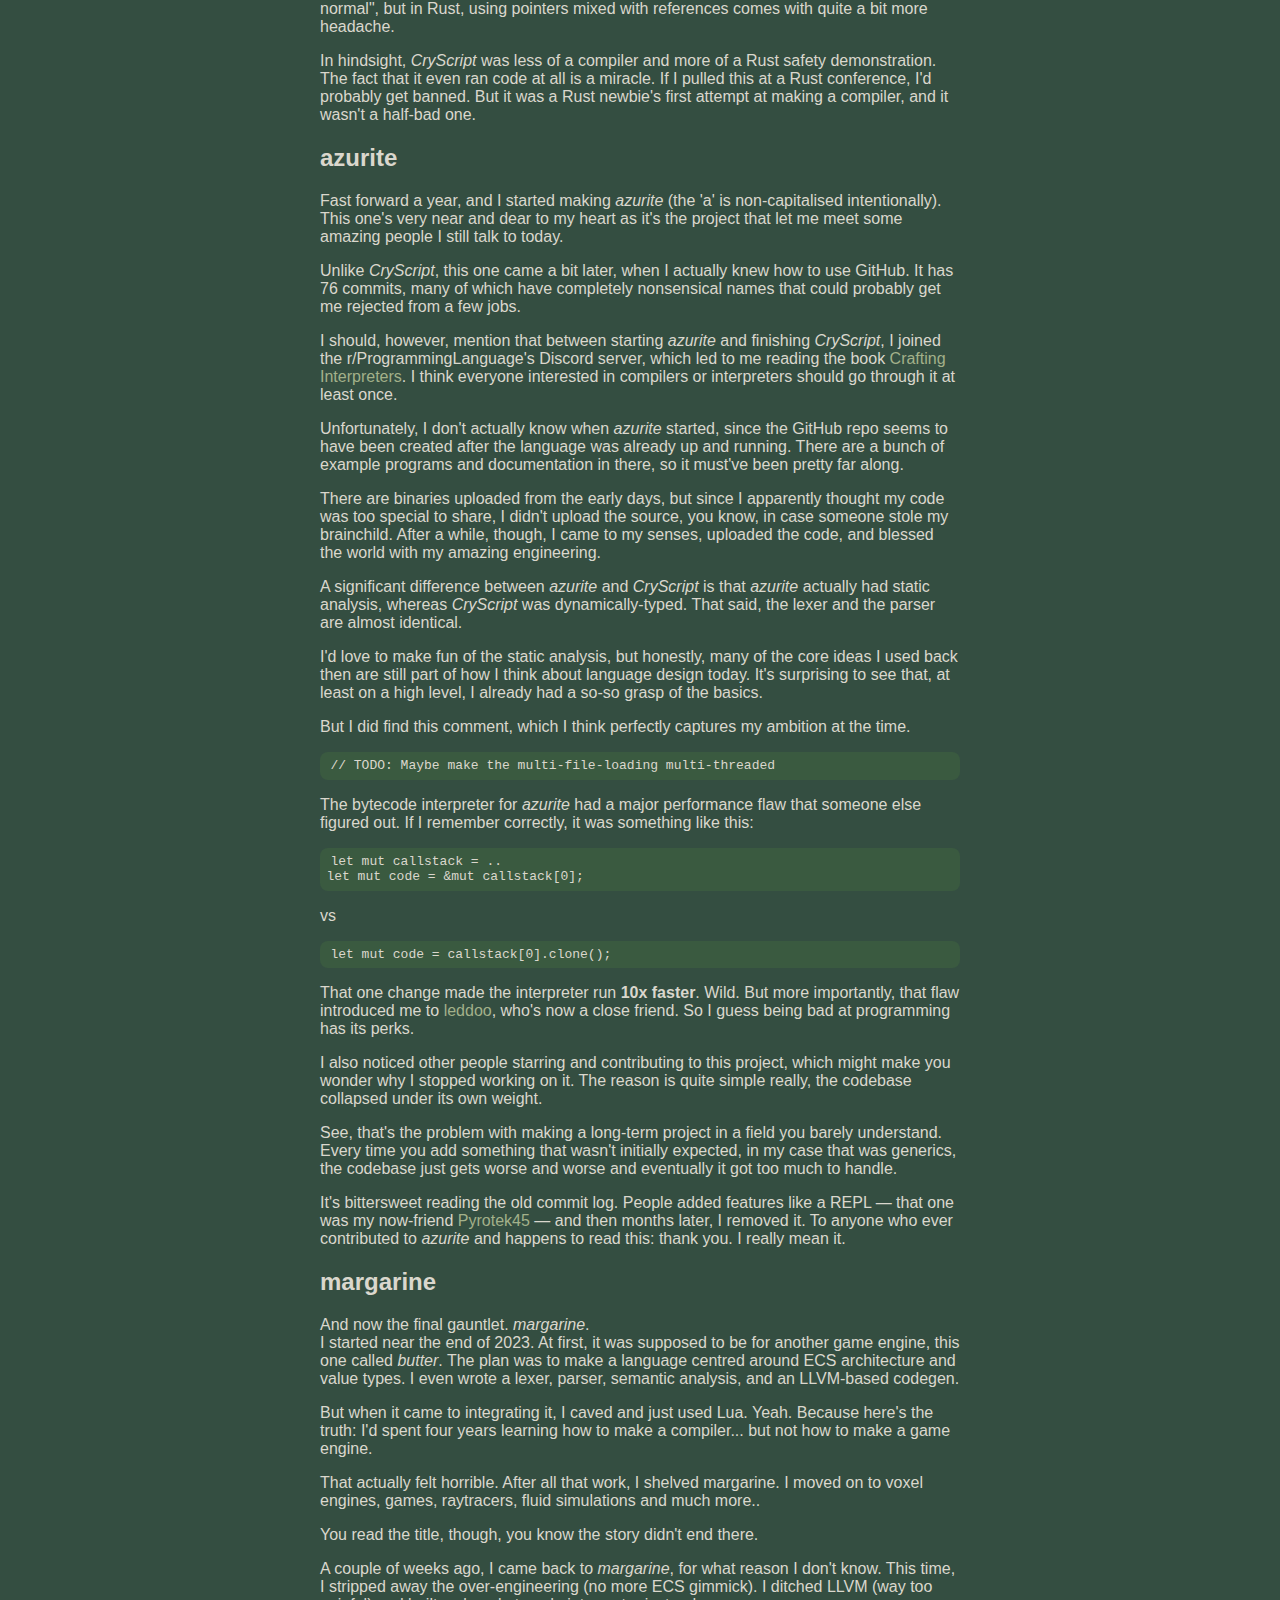
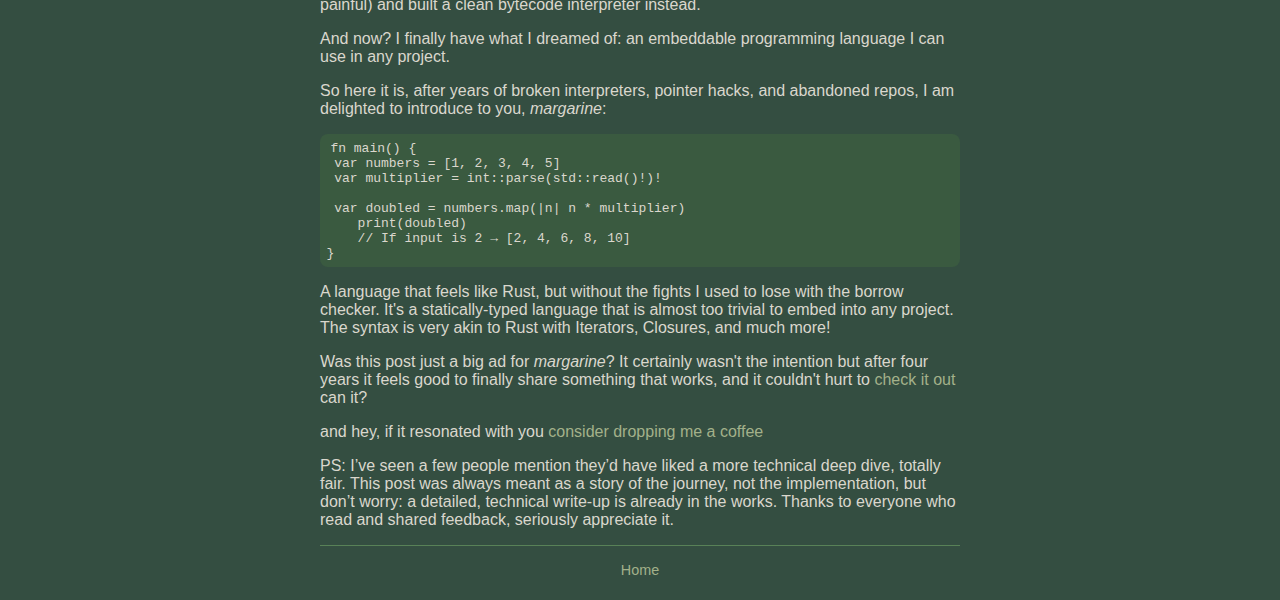
<file: blogs/four-years-five-failures-one-compiler/index.html>
<!DOCTYPE html>
<html lang="en">
<head>
    <meta charset="UTF-8">
    <title>Four years, Five failures, One compiler – daymare.net</title>
    <link rel="stylesheet" href="../../blog_styles.css">
    <script type="application/ld+json">
        {
            "@context": "https://schema.org",
            "@type": "BlogPosting",
            "headline": "Four years, Five failures, One compiler",
            "image": "https://daymare.net/blogs/four-years-five-failures-one-compiler/assets/banner_1200x1010.webp",
            "author": {
                "@type": "Person",
                "name": "Todaymare"
            },
            "publisher": {
                "@type": "Organization",
                "name": "daymare.net",
                "logo": {
                "@type": "ImageObject",
                "url": "https://daymare.net/logo.png"
                }
            },
            "datePublished": "2025-10-05T14:36:34.509273115Z",
            "url": "https://daymare.net/blogs/four-years-five-failures-one-compiler/",
            "description": "At 14, I thought writing a compiler would be a quick side quest in building a game engine. Four years later, I finally built one that works. And it was one hell of a journey."
        }
    </script>

    <script src="../../blog.js" defer></script>
    <script>
        document.addEventListener("DOMContentLoaded", () => {
            document.querySelectorAll(".thumbnail.full").forEach(img => {
                if (img.complete) img.classList.add("loaded");
                else img.addEventListener("load", () => img.classList.add("loaded"));
            });
        });
    </script>


    <meta name="description" content="At 14, I thought writing a compiler would be a quick side quest in building a game engine. Four years later, I finally built one that works. And it was one hell of a journey.">
    <meta name="author" content="Todaymare">
    <meta name="viewport" content="width=device-width, initial-scale=1.0">

    <meta property="og:title" content="Four years, Five failures, One compiler">
    <meta property="og:description" content="At 14, I thought writing a compiler would be a quick side quest in building a game engine. Four years later, I finally built one that works. And it was one hell of a journey.">
    <meta property="og:type" content="article">
    <meta property="og:url" content="https://daymare.net/blogs/four-years-five-failures-one-compiler/">
    <meta property="og:image" content="https://daymare.net/blogs/four-years-five-failures-one-compiler/assets/banner_1200x1010.webp">

    <meta name="twitter:card" content="summary_large_image">
    <meta name="twitter:title" content="Four years, Five failures, One compiler">
    <meta name="twitter:description" content="At 14, I thought writing a compiler would be a quick side quest in building a game engine. Four years later, I finally built one that works. And it was one hell of a journey.">
    <meta name="twitter:image" content="https://daymare.net/blogs/four-years-five-failures-one-compiler/assets/banner_1200x1010.webp">

    <link rel="canonical" href="https://daymare.net/blogs/four-years-five-failures-one-compiler/">

</head>
<body>
    <div class="text-body">


    <div class="meta" itemscope itemtype="https://schema.org/BlogPosting">
        <span><time itemprop="datePublished" datetime="2025-10-05T14:36:34.509273115Z">Oct 5</time> | <span itemprop="author">by me</span></span>
        <span class="read-time">8 min. read</span>
    </div>

    <div class="thumbnail-wrapper">
        <img
            class="thumbnail preview"
            src="data:image/webp;base64, UklGRkgFAABXRUJQVlA4TDwFAAAvMUAKAAGFjSQleTfov2CHCiL6PwEI38qCh6a9AwDiDKBoBdM24dnXA7e1bSvRRmOXiFD7L4QSqAPGfTpgGkmyqlafSaHa/KN5IfwwULBtJElxtIK4J2/eY6b+TwD+qPjMBeE0mAaAEPSm3gQoCJFMTRm6TpIZu3tJz6R3gBUCyb7/y39V1ZEZt3Ae7jxlBokEAOgv6wSsIDMQPBPLBCjw8RdfgnZt24kk5rzqHjYzM9Onk+AcHIyzcBQOwxkwfjENl3TWkp40FYLcSJIcSfLsg+xTr79grwUG0yE5kmTXVir7K8QSh7ANA7AUVlpPOJRkJWzAsQ+EJ0kq/[base64]/I/tmUzRmYkxpoFlOfqLbYJOYtkdwidarcuzc3NzUDeVJpSImKkidvheVgsghDK5LEs09xeQh3NV/X5/Xi+SC8HdQWEKNdQAcVCJ/NBuTwhlF9kLMtbd9fb7twNX1w/6OjghgZloZniAIWu54HuaRVFnEwZzup5tvp0r3bztd2bMjgGBUnsUJj+V/8XY6moWBSLslzBMlf6TA/aCpPJGYsyIloR8l5s1RULFUxZaxhtPexhvyrr/u3t1K7Ktcy6Vi3U2emAPVJB1cVihTJ5IzJEtFI4DxJc67V58/z/8/x+urcvvIdOj8c5ljyoo+fV+vn54vOT9+GH9y+vvfx6WX9MmTN+fL2//r99dm4rcEJRocAyI5EmtFIIVXCFswn3Q3elOJ0ndLp+d7crZrHy+r2+fLvl3/Pr+OXvU926Fh7i69fOPf+rZQiJCkWxSBoMZZpISZQ0oK51zsX5+8ufp12ud78eJ6OHv4tn2h51uIeq22EtVHbs3G/ZjSBWiBWdmA5imt2kFCCDKmhR5IhXhC5PN/nln6N66G/3femgrlnBHetYh6uHLDTSKCYbijSxhDspUog0CZW7s/W8Ym7tIuffhc5QqKwil1IOakoh1KYglP99nUk0UoQoQXVVIYRWc+0KlnHKEc/qLKC5BqEQi6REdoZYWiMKIcO65THUrZYWhjyHKBQglhOZCy6EC3LH6QatEbHzPFCRK149/X37XQdSaKMGkcEgsYyxmlHiETemrspeq9BmZUWxC0X1yGbQursRxVSWVXpQoc0SUsspFArlQ5eJtJprXll/7OGX7vj8Ji6Ei9pyBlBw0a/HvXuqVsViWSSnGWXj0oyz17c8vf7//1ulU2UNxwxRSOUCos5eX3/69f17vb6cMLd0qpNhbIYGIfT+Or9/[base64]/YDIgtsG2jQvz72uNACfEahFaNqZOw2XbeqXF/tsMlqqzwXw/ryFg05WG00jPnaYMweOf7m5yCw=="
            alt="Low-res preview"
            width="1900"
            height="1600"
        />
        <img
            class="thumbnail full"
            srcset="
            ./assets/banner_400x336.webp 400w,
            ./assets/banner_800x673.webp 800w,
            ./assets/banner_1200x1010.webp 1200w,
            ./assets/banner_1600x1347.webp 1600w
            "
            sizes="(max-width: 80rem) 90vw, 40rem"
            loading="lazy"
            alt="Thumbnail for Four years, Five failures, One compiler blog post"
            width="1900"
            height="1600"
        />
    </div>

    <header>
        <h1>Four years, Five failures, One compiler</h1>
    </header>

    <main>
        <article>
            <p>At 14, I thought writing a compiler would be a quick side quest in building a game engine. Four years later, I finally built one that works. And it was one hell of a journey.</p>
<p>Before I dive into the compilers themselves, I should explain why I even started making them in the first place. Initially, writing a programming language wasn't the goal; it was just supposed to be a small part of a bigger piece: building my own game engine. I didn't expect that &quot;small part&quot; to turn into a four-year rabbit hole, but now that you know why it all started, let's look at a few of the failed projects, shall we?</p>
<h2>CryScript</h2>
<p>Super edgy name, I know. To be fair, the game engine this was meant for was called <em>Crytex</em>, so that doesn't make it any better. It was back in early 2022, so technically, the title of this post is clickbait. Oh well.</p>
<p>While writing this, I dug through <a href="https://github.com/todaymare/CryScript/" target="_blank" rel="noopener noreferrer">the old GitHub repo</a>, which had a very odd structure. Something like this:</p>
<pre><code class="language-rust">crates/
 cry_script/
 src/
        ..
    Cargo.toml
src/
 main.rs
Cargo.toml
</code></pre>
<p>I have no idea what I was on when I set it up like that, but for a moment, it actually scared me. I thought I'd lost the source. Luckily, the code's all still there, so let's take a look and have some fun.</p>
<p>I'm pretty sure I started off by following a <a href="https://www.youtube.com/watch?v=Eythq9848Fg&amp;list=PLZQftyCk7_SdoVexSmwy_tBgs7P0b97yD" target="_blank" rel="noopener noreferrer">Python compiler tutorial</a>... in Rust.</p>
<p>And surprisingly, that worked well for the first half. I got the lexer and parser running (basically the parts that read the code), and they still hold up well even now.</p>
<p>However, things started falling apart once I reached the interpreter, the bit that's supposed to run the code.</p>
<p>But up until that point? Honestly, not bad. Even skimming through it today, I can see the same patterns I still use in my work.</p>
<p>..Oh my god, I take all of that back.<br />
The interpreter is an abomination of Rust code, and it's also where you can clearly see the effects of Python. It's a tree-walk interpreter, which basically means the Rust compiler absolutely hates it.</p>
<p>I vividly remember fighting the borrow checker &amp; sprinkling in `Rc&lt;RefCell&lt;_&gt;&gt;'s everywhere whilst writing this, and it seems like eventually, I just gave up and resorted to doing:</p>
<pre><code class="language-rust">struct VariableReference {
 reference: *mut Variable,
}
</code></pre>
<p>Which is, apparently, a non-clone, manual version of a reference-counted value?<br />
Not a clue who wrote that code; definitely wasn't me!<br />
For non-Rust users: this is me fighting the language's safety system and losing badly.</p>
<p>I have no idea where this was needed, but it might be one of the worst pieces of Rust code I've ever written, second only to the <em>Crytex</em> engine.</p>
<p>That one doesn't even compile anymore, by the way, because newer Rust versions prevent casting an immutable reference to a mutable one. (Which, fun fact, is undefined behaviour)</p>
<p>Oh, and apparently, I was passing around the main context of the interpreter as a mutable pointer. Those of you who use languages like C or C++ might think &quot;so what? that's normal&quot;, but in Rust, using pointers mixed with references comes with quite a bit more headache.</p>
<p>In hindsight, <em>CryScript</em> was less of a compiler and more of a Rust safety demonstration. The fact that it even ran code at all is a miracle. If I pulled this at a Rust conference, I'd probably get banned. But it was a Rust newbie's first attempt at making a compiler, and it wasn't a half-bad one.</p>
<h2>azurite</h2>
<p>Fast forward a year, and I started making <em>azurite</em> (the 'a' is non-capitalised intentionally). This one's very near and dear to my heart as it's the project that let me meet some amazing people I still talk to today.</p>
<p>Unlike <em>CryScript</em>, this one came a bit later, when I actually knew how to use GitHub. It has 76 commits, many of which have completely nonsensical names that could probably get me rejected from a few jobs.</p>
<p>I should, however, mention that between starting <em>azurite</em> and finishing <em>CryScript</em>, I joined the r/ProgrammingLanguage's Discord server, which led to me reading the book <a href="https://craftinginterpreters.com/" target="_blank" rel="noopener noreferrer">Crafting Interpreters</a>. I think everyone interested in compilers or interpreters should go through it at least once.</p>
<p>Unfortunately, I don't actually know when <em>azurite</em> started, since the GitHub repo seems to have been created after the language was already up and running. There are a bunch of example programs and documentation in there, so it must've been pretty far along.</p>
<p>There are binaries uploaded from the early days, but since I apparently thought my code was too special to share, I didn't upload the source, you know, in case someone stole my brainchild. After a while, though, I came to my senses, uploaded the code, and blessed the world with my amazing engineering.</p>
<p>A significant difference between <em>azurite</em> and <em>CryScript</em> is that <em>azurite</em> actually had static analysis, whereas <em>CryScript</em> was dynamically-typed. That said, the lexer and the parser are almost identical.</p>
<p>I'd love to make fun of the static analysis, but honestly, many of the core ideas I used back then are still part of how I think about language design today. It's surprising to see that, at least on a high level, I already had a so-so grasp of the basics.</p>
<p>But I did find this comment, which I think perfectly captures my ambition at the time.</p>
<pre><code>// TODO: Maybe make the multi-file-loading multi-threaded
</code></pre>
<p>The bytecode interpreter for <em>azurite</em> had a major performance flaw that someone else figured out. If I remember correctly, it was something like this:</p>
<pre><code class="language-rust">let mut callstack = ..
let mut code = &amp;mut callstack[0];
</code></pre>
<p>vs</p>
<pre><code class="language-rust">let mut code = callstack[0].clone();
</code></pre>
<p>That one change made the interpreter run <strong>10x faster</strong>. Wild. But more importantly, that flaw introduced me to <a href="https://www.youtube.com/@leddoo" target="_blank" rel="noopener noreferrer">leddoo</a>, who's now a close friend. So I guess being bad at programming has its perks.</p>
<p>I also noticed other people starring and contributing to this project, which might make you wonder why I stopped working on it. The reason is quite simple really, the codebase collapsed under its own weight.</p>
<p>See, that's the problem with making a long-term project in a field you barely understand. Every time you add something that wasn't initially expected, in my case that was generics, the codebase just gets worse and worse and eventually it got too much to handle.</p>
<p>It's bittersweet reading the old commit log. People added features like a REPL — that one was my now-friend <a href="https://github.com/pyrotek45/" target="_blank" rel="noopener noreferrer">Pyrotek45</a> — and then months later, I removed it. To anyone who ever contributed to <em>azurite</em> and happens to read this: thank you. I really mean it.</p>
<h2>margarine</h2>
<p>And now the final gauntlet. <em>margarine</em>.<br />
I started near the end of 2023. At first, it was supposed to be for another game engine, this one called <em>butter</em>. The plan was to make a language centred around ECS architecture and value types. I even wrote a lexer, parser, semantic analysis, and an LLVM-based codegen.</p>
<p>But when it came to integrating it, I caved and just used Lua. Yeah. Because here's the truth: I'd spent four years learning how to make a compiler... but not how to make a game engine.</p>
<p>That actually felt horrible. After all that work, I shelved margarine. I moved on to voxel engines, games, raytracers, fluid simulations and much more..</p>
<p>You read the title, though, you know the story didn't end there.</p>
<p>A couple of weeks ago, I came back to <em>margarine</em>, for what reason I don't know. This time, I stripped away the over-engineering (no more ECS gimmick). I ditched LLVM (way too painful) and built a clean bytecode interpreter instead.</p>
<p>And now? I finally have what I dreamed of: an embeddable programming language I can use in any project.</p>
<p>So here it is, after years of broken interpreters, pointer hacks, and abandoned repos, I am delighted to introduce to you, <em>margarine</em>:</p>
<pre><code class="language-rust">fn main() {
 var numbers = [1, 2, 3, 4, 5]
 var multiplier = int::parse(std::read()!)!

 var doubled = numbers.map(|n| n * multiplier)
    print(doubled)
    // If input is 2 → [2, 4, 6, 8, 10]
}
</code></pre>
<p>A language that feels like Rust, but without the fights I used to lose with the borrow checker. It's a statically-typed language that is almost too trivial to embed into any project. The syntax is very akin to Rust with Iterators, Closures, and much more!</p>
<p>Was this post just a big ad for <em>margarine</em>? It certainly wasn't the intention but after four years it feels good to finally share something that works, and it couldn't hurt to <a href="https://github.com/todaymare/margarine" target="_blank" rel="noopener noreferrer">check it out</a> can it?</p>
<p>and hey, if it resonated with you <a href="https://ko-fi.com/todaymare" target="_blank" rel="noopener noreferrer">consider dropping me a coffee</a></p>
<p>PS: I’ve seen a few people mention they’d have liked a more technical deep dive, totally fair. This post was always meant as a story of the journey, not the implementation, but don’t worry: a detailed, technical write-up is already in the works. Thanks to everyone who read and shared feedback, seriously appreciate it.</p>
        </article>
    </main>

    <nav class="post-nav">
        <a class="home" href="../../">Home</a>
    </nav>
    </div>

    <a class="kofi" href="https://ko-fi.com/todaymare" target="_blank" rel="noopener noreferrer" target="_blank" rel="noopener noreferrer">
        <img src="../../kofi_symbol.svg" alt="Buy me a coffee on Ko-fi" width="64" height="64">
    </a>

    <script async src="https://scripts.simpleanalyticscdn.com/latest.js"></script>
</body>
</html>
</file>
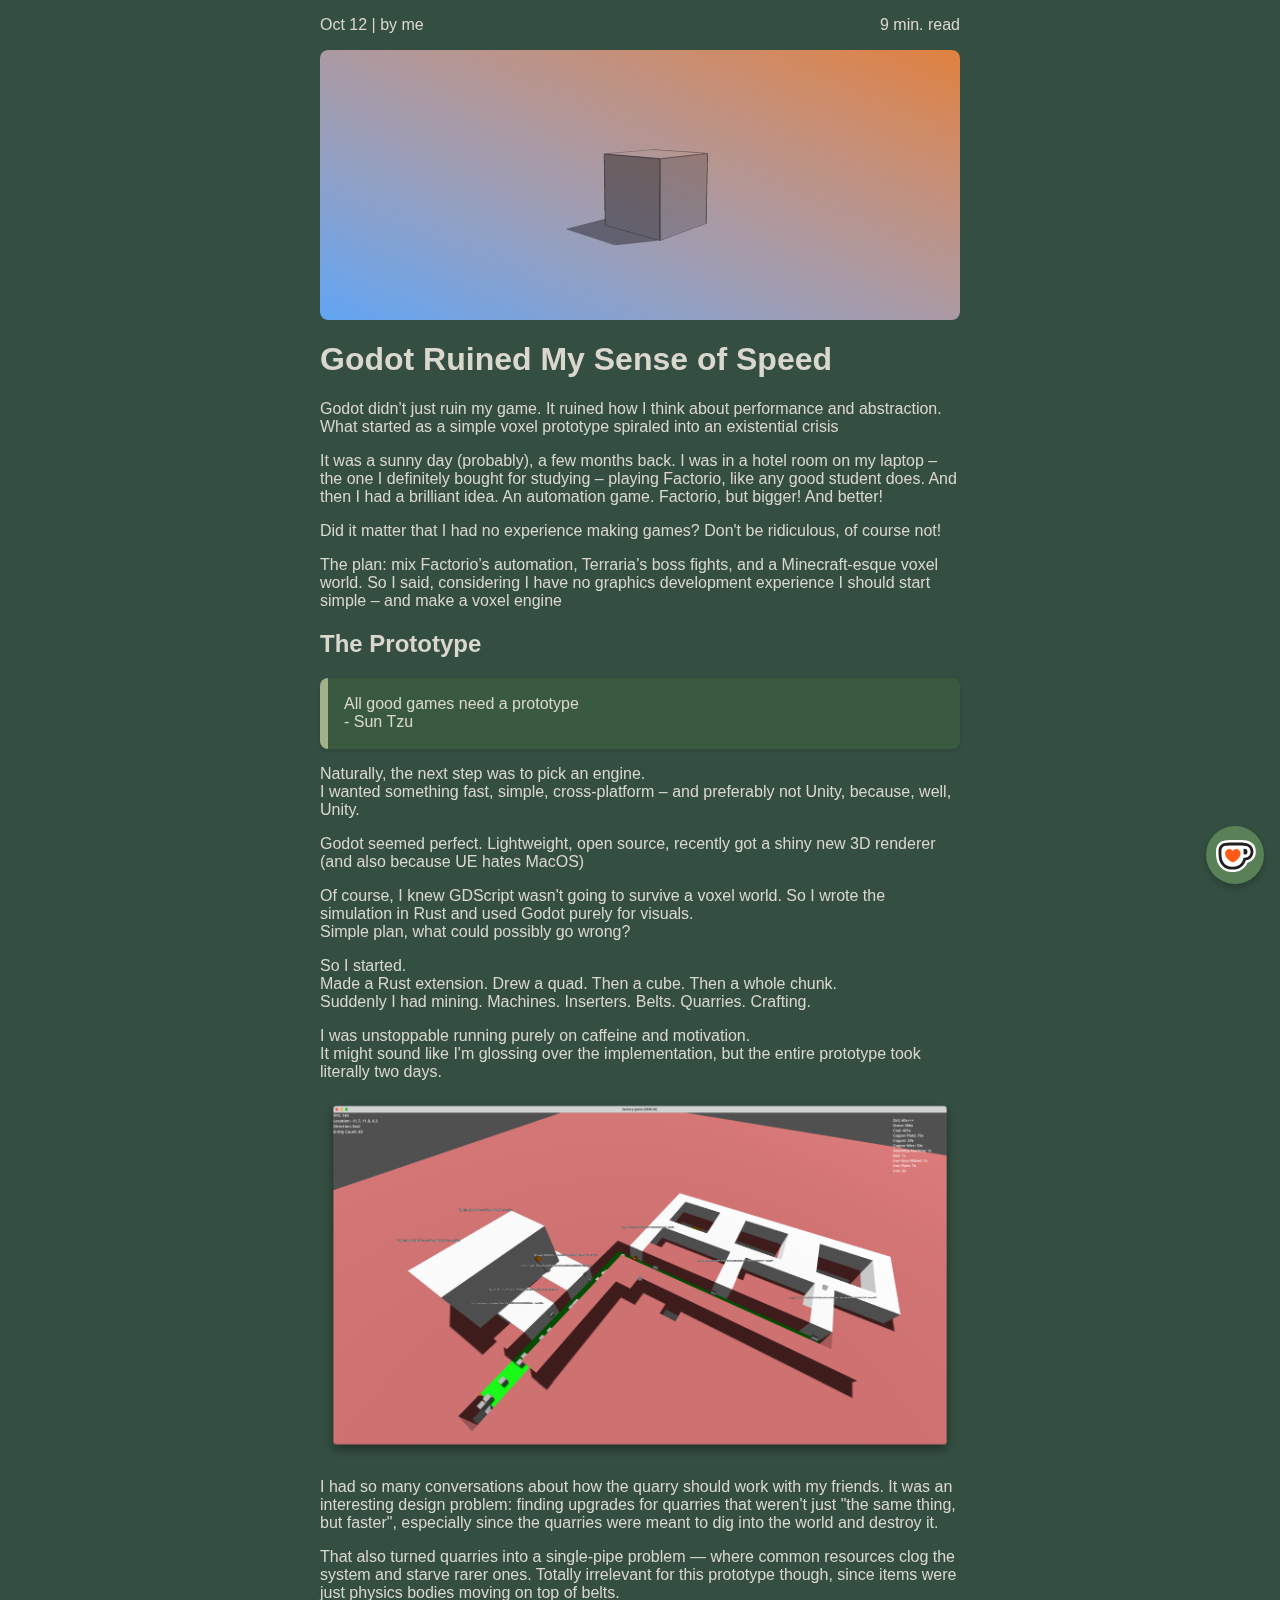
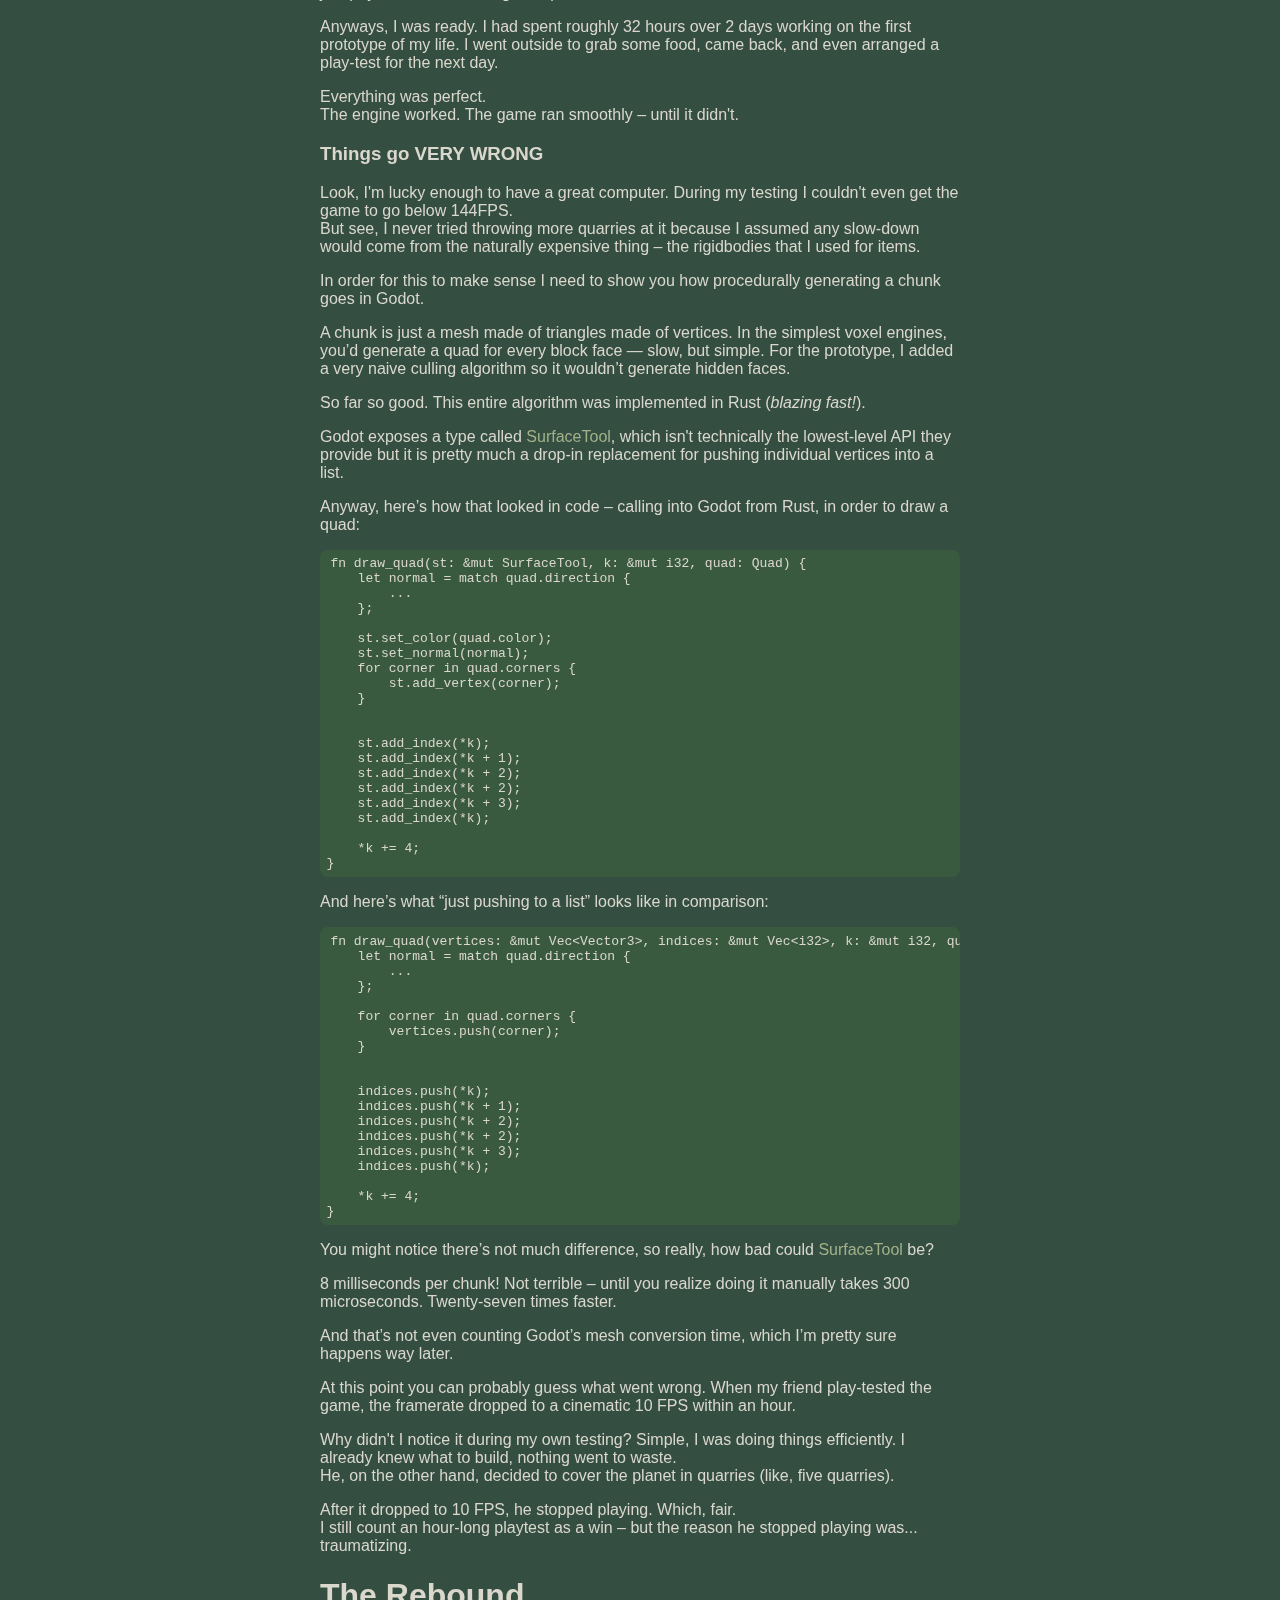
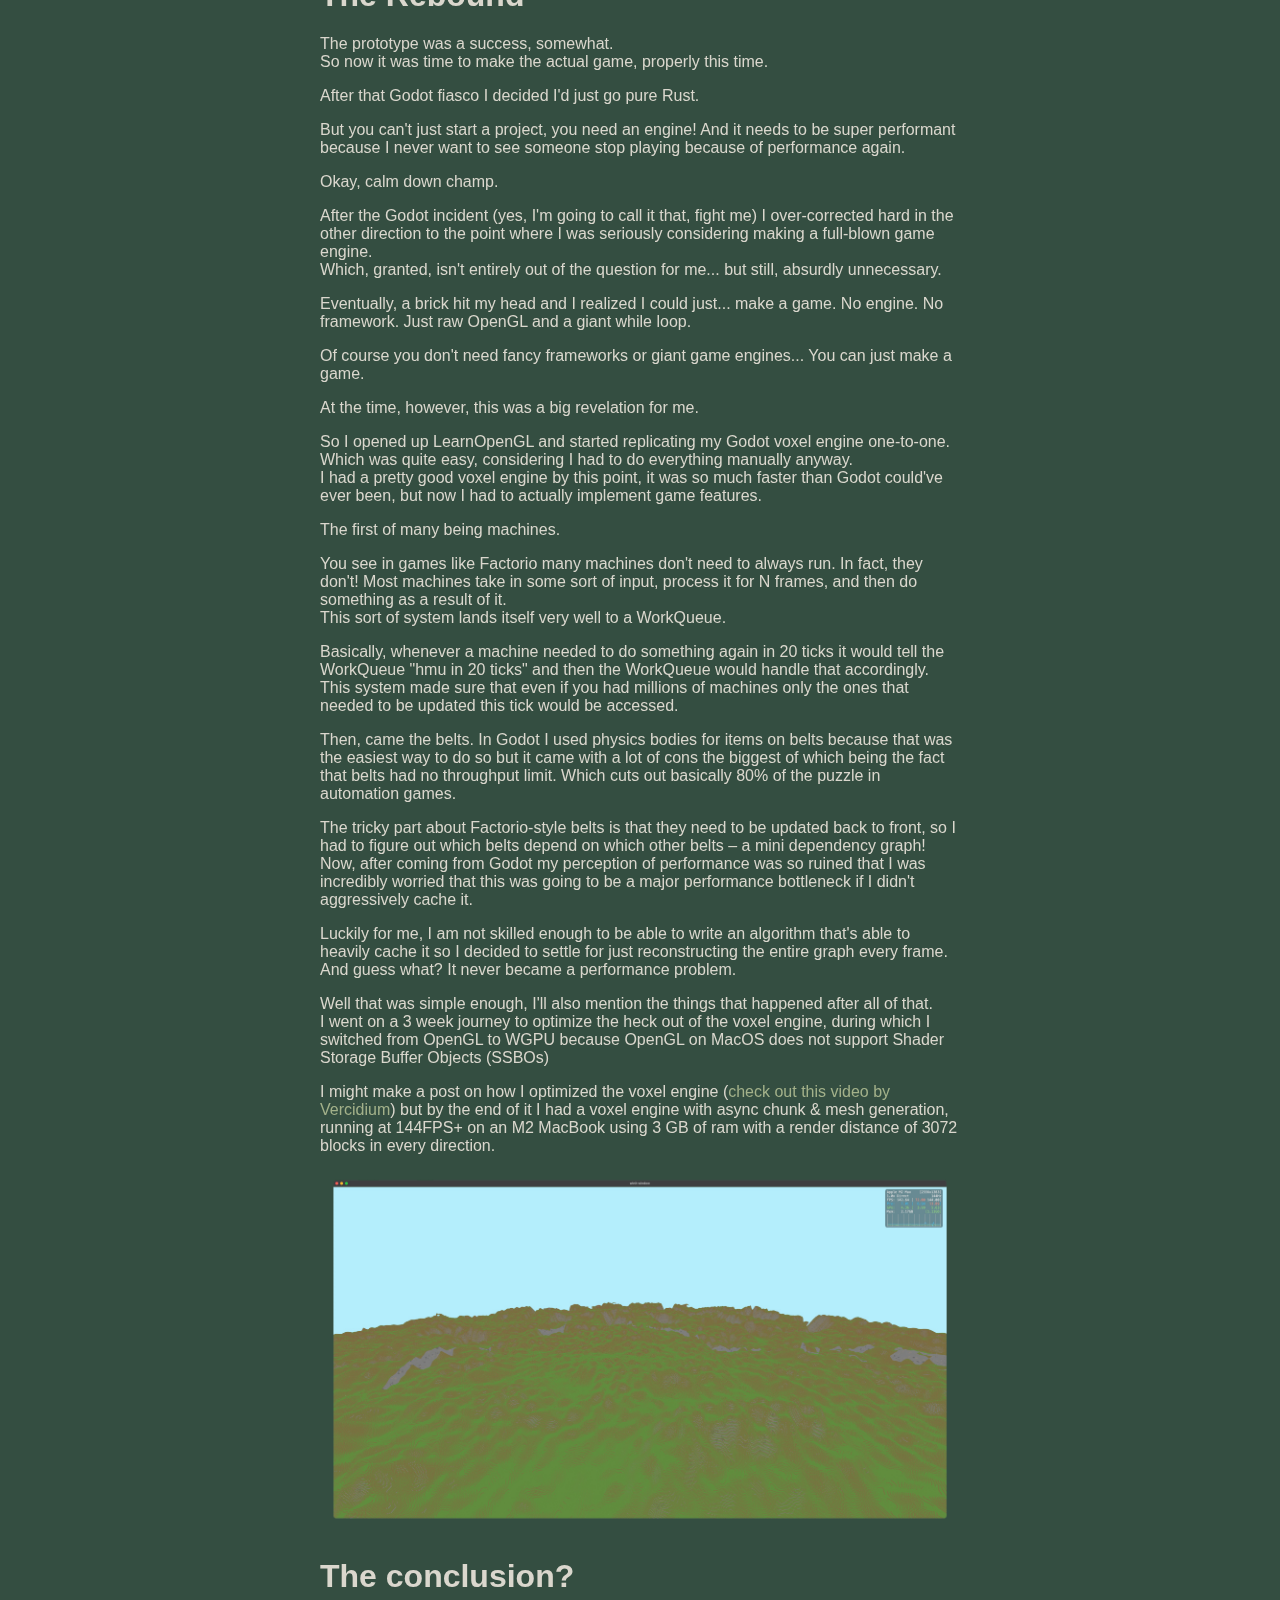
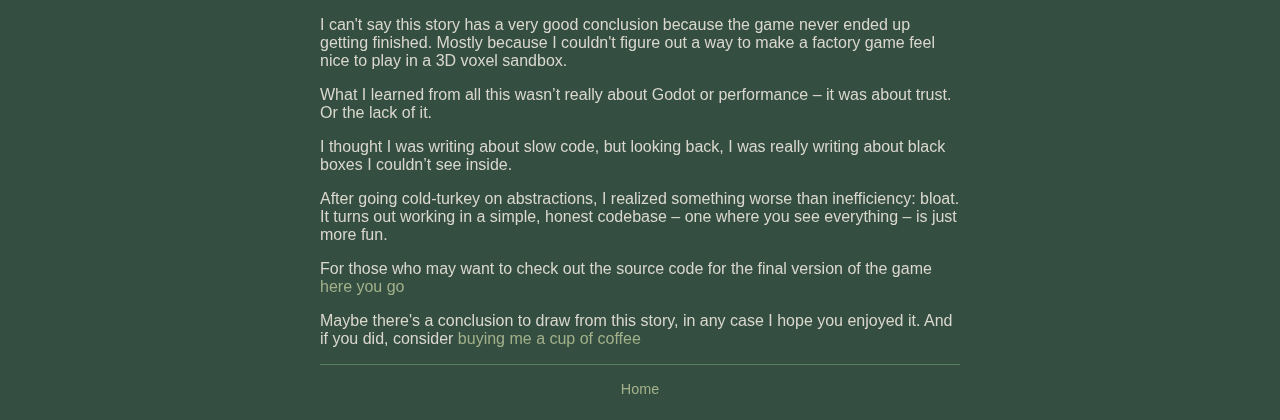
<file: blogs/godot-ruined-me/index.html>
<!DOCTYPE html>
<html lang="en">
<head>
    <meta charset="UTF-8">
    <title>Godot Ruined My Sense of Speed – daymare.net</title>
    <link rel="stylesheet" href="../../blog_styles.css">
    <script type="application/ld+json">
        {
            "@context": "https://schema.org",
            "@type": "BlogPosting",
            "headline": "Godot Ruined My Sense of Speed",
            "image": "https://daymare.net/blogs/godot-ruined-me/assets/banner_1200x1010.webp",
            "author": {
                "@type": "Person",
                "name": "Todaymare"
            },
            "publisher": {
                "@type": "Organization",
                "name": "daymare.net",
                "logo": {
                "@type": "ImageObject",
                "url": "https://daymare.net/logo.png"
                }
            },
            "datePublished": "2025-10-12T21:09:01.870614127Z",
            "url": "https://daymare.net/blogs/godot-ruined-me/",
            "description": "Godot didn’t just ruin my game. It ruined how I think about performance and abstraction. What started as a simple voxel prototype spiraled into an existential crisis"
        }
    </script>

    <script src="../../blog.js" defer></script>
    <script>
        document.addEventListener("DOMContentLoaded", () => {
            document.querySelectorAll(".thumbnail.full").forEach(img => {
                if (img.complete) img.classList.add("loaded");
                else img.addEventListener("load", () => img.classList.add("loaded"));
            });
        });
    </script>


    <meta name="description" content="Godot didn’t just ruin my game. It ruined how I think about performance and abstraction. What started as a simple voxel prototype spiraled into an existential crisis">
    <meta name="author" content="Todaymare">
    <meta name="viewport" content="width=device-width, initial-scale=1.0">

    <meta property="og:title" content="Godot Ruined My Sense of Speed">
    <meta property="og:description" content="Godot didn’t just ruin my game. It ruined how I think about performance and abstraction. What started as a simple voxel prototype spiraled into an existential crisis">
    <meta property="og:type" content="article">
    <meta property="og:url" content="https://daymare.net/blogs/godot-ruined-me/">
    <meta property="og:image" content="https://daymare.net/blogs/godot-ruined-me/assets/banner_1200x1010.webp">

    <meta name="twitter:card" content="summary_large_image">
    <meta name="twitter:title" content="Godot Ruined My Sense of Speed">
    <meta name="twitter:description" content="Godot didn’t just ruin my game. It ruined how I think about performance and abstraction. What started as a simple voxel prototype spiraled into an existential crisis">
    <meta name="twitter:image" content="https://daymare.net/blogs/godot-ruined-me/assets/banner_1200x1010.webp">

    <link rel="canonical" href="https://daymare.net/blogs/godot-ruined-me/">

</head>
<body>
    <div class="text-body">


    <div class="meta" itemscope itemtype="https://schema.org/BlogPosting">
        <span><time itemprop="datePublished" datetime="2025-10-12T21:09:01.870614127Z">Oct 12</time> | <span itemprop="author">by me</span></span>
        <span class="read-time">9 min. read</span>
    </div>

    <div class="thumbnail-wrapper">
        <img
            class="thumbnail preview"
            src="data:image/webp;base64, UklGRtwDAABXRUJQVlA4TNADAAAvMUAKAAFFbdtAynvhD3k3gIj+TwBPqiYIDg8UQpLkDMIlgPXXvPtIQCZtm8u5c0zBFLVtAwVGn7s3/sgGof8TANYG8LuYmByh4RsvGAQ2q1Y1m+18L6HlgG7bWqLyep+67lnYbGL++l9vMYGIZHJ3IEIE7TmEYEdtJElSRPTwp7WI9tVHOWzbNpDUXm7mX/sHuEjhQJLUuPEhwUjgBFaf+Ob3I2WFk+sQI7twCO4H4+Fg9vAjQTju3Zc7PR8n3OGdqNDDCdlVocSeIHL7avdlpXQYY5wORx4d4mYQSp4wjfaGDdI0JgPiRN4uMAsndJzWABSmeutwuOuUPch7QA8/gkxub3cwKVltqP+kCj0hUh6+/GBWpP5fWBMFtezKOBwqpS/3Q1efcLQ3hkVmwwK7RugN90lW/8jdQcZ5I8qdN/N+7WX1/UhR/[base64]/9W+/ztW4j5X1p7OAC0kOk9pQL9e3+fqXntsn71ddfW13zK/to1/el6jHcAc5+FRklFmQoUiSjuWTPsw1MG/J48SEgDr/mGMMp70iD7ggarkP7tdoccrcgaQNx6YHRPDSQhybikN2TRh+Eo0J7rgYX2ZKJOIOtzRk+aBgkw7uyOI1W3wbIRQE4QRaMV/tD39hLoYHEN9vGi1yYs8FgmKY0Jryd8aBSi9md8Mvi1///u/YX+8+aYJP/3lzu+9LeLl8nlVA6lzi4gdldOo+yYhopc9Pf85f8s17Z83prn+nz5GCXS0nDPL1dOYkFOcnQppdsxhXU+rW2RGhpmKeXzkRxpgacupgrsKKpkGFI1zoge0bFjA48TTDDlgYZMPXpvTnZrQW9b4YljSm84tRKn4i5Z3F2mOBMDR6ShnV664YzLCAtIQ1T6PKMqG/sFdnBggCGKkzNCuChkkc7z4xM0kxosKBBcQYZHjkgOzJnRpKFSG2BBdE8W4ciOOjcyqzkJFNghgCcZpe1rmRxPOneIokOlkhpgCdJg2CMkf0JBRIpCyl/MucD0hjiruxjT53ISFlI1eB01eWU/R3qJqmOq+/Ip0pjWHdl9mFlRSYM4HYhxWAbEjwijVQLM6IA"
            alt="Low-res preview"
            width="1900"
            height="1600"
        />
        <img
            class="thumbnail full"
            srcset="
            ./assets/banner_400x336.webp 400w,
            ./assets/banner_800x673.webp 800w,
            ./assets/banner_1200x1010.webp 1200w,
            ./assets/banner_1600x1347.webp 1600w
            "
            sizes="(max-width: 80rem) 90vw, 40rem"
            loading="lazy"
            alt="Thumbnail for Godot Ruined My Sense of Speed blog post"
            width="1900"
            height="1600"
        />
    </div>

    <header>
        <h1>Godot Ruined My Sense of Speed</h1>
    </header>

    <main>
        <article>
            <p>Godot didn’t just ruin my game. It ruined how I think about performance and abstraction. What started as a simple voxel prototype spiraled into an existential crisis</p>
<p>It was a sunny day (probably), a few months back. I was in a hotel room on my laptop – the one I definitely bought for studying – playing Factorio, like any good student does.
And then I had a brilliant idea.
An automation game.
Factorio, but bigger! And better!</p>
<p>Did it matter that I had no experience making games?
Don't be ridiculous, of course not!</p>
<p>The plan: mix Factorio’s automation, Terraria’s boss fights, and a Minecraft-esque voxel world.
So I said, considering I have no graphics development experience I should start simple – and make a voxel engine</p>
<h2>The Prototype</h2>
<blockquote>
<p>All good games need a prototype<br />
- Sun Tzu</p>
</blockquote>
<p>Naturally, the next step was to pick an engine.<br />
I wanted something fast, simple, cross-platform – and preferably not Unity, because, well, Unity.</p>
<p>Godot seemed perfect. Lightweight, open source, recently got a shiny new 3D renderer (and also because UE hates MacOS)</p>
<p>Of course, I knew GDScript wasn't going to survive a voxel world. So I wrote the simulation in Rust and used Godot purely for visuals.<br />
Simple plan, what could possibly go wrong?</p>
<p>So I started.<br />
Made a Rust extension. Drew a quad. Then a cube. Then a whole chunk.<br />
Suddenly I had mining. Machines. Inserters. Belts. Quarries. Crafting.</p>
<p>I was unstoppable running purely on caffeine and motivation.<br />
It might sound like I'm glossing over the implementation, but the entire prototype took literally two days.</p>
<p><img src="assets/prototype.png" alt="An image of the prototype" /></p>
<p>I had so many conversations about how the quarry should work with my friends. It was an interesting design problem: finding upgrades for quarries that weren't just &quot;the same thing, but faster&quot;, especially since the quarries were meant to dig into the world and destroy it.</p>
<p>That also turned quarries into a single-pipe problem — where common resources clog the system and starve rarer ones. Totally irrelevant for this prototype though, since items were just physics bodies moving on top of belts.</p>
<p>Anyways, I was ready. I had spent roughly 32 hours over 2 days working on the first prototype of my life. I went outside to grab some food, came back, and even arranged a play-test for the next day.</p>
<p>Everything was perfect.<br />
The engine worked. The game ran smoothly – until it didn't.</p>
<h3>Things go VERY WRONG</h3>
<p>Look, I'm lucky enough to have a great computer. During my testing I couldn't even get the game to go below 144FPS.<br />
But see, I never tried throwing more quarries at it because I assumed any slow-down would come from the naturally expensive thing – the rigidbodies that I used for items.</p>
<p>In order for this to make sense I need to show you how procedurally generating a chunk goes in Godot.</p>
<p>A chunk is just a mesh made of triangles made of vertices.
In the simplest voxel engines, you’d generate a quad for every block face — slow, but simple.
For the prototype, I added a very naive culling algorithm so it wouldn’t generate hidden faces.</p>
<p>So far so good. This entire algorithm was implemented in Rust (<em>blazing fast!</em>).</p>
<p>Godot exposes a type called <a href="https://docs.godotengine.org/en/stable/classes/class_surfacetool.html" target="_blank" rel="noopener noreferrer">SurfaceTool</a>, which isn't technically the lowest-level API they provide but it is pretty much a drop-in replacement for pushing individual vertices into a list.</p>
<p>Anyway, here’s how that looked in code – calling into Godot from Rust, in order to draw a quad:</p>
<pre><code class="language-rust">fn draw_quad(st: &amp;mut SurfaceTool, k: &amp;mut i32, quad: Quad) {
    let normal = match quad.direction {
        ...
    };

    st.set_color(quad.color);
    st.set_normal(normal);
    for corner in quad.corners {
        st.add_vertex(corner);
    }


    st.add_index(*k);
    st.add_index(*k + 1);
    st.add_index(*k + 2);
    st.add_index(*k + 2);
    st.add_index(*k + 3);
    st.add_index(*k);

    *k += 4;
}
</code></pre>
<p>And here’s what “just pushing to a list” looks like in comparison:</p>
<pre><code class="language-rust">fn draw_quad(vertices: &amp;mut Vec&lt;Vector3&gt;, indices: &amp;mut Vec&lt;i32&gt;, k: &amp;mut i32, quad: Quad) {
    let normal = match quad.direction {
        ...
    };

    for corner in quad.corners {
        vertices.push(corner);
    }


    indices.push(*k);
    indices.push(*k + 1);
    indices.push(*k + 2);
    indices.push(*k + 2);
    indices.push(*k + 3);
    indices.push(*k);

    *k += 4;
}
</code></pre>
<p>You might notice there’s not much difference, so really, how bad could <a href="https://docs.godotengine.org/en/stable/classes/class_surfacetool.html" target="_blank" rel="noopener noreferrer">SurfaceTool</a> be?</p>
<p>8 milliseconds per chunk! Not terrible – until you realize doing it manually takes 300 microseconds. Twenty-seven times faster.</p>
<p>And that’s not even counting Godot’s mesh conversion time, which I’m pretty sure happens way later.</p>
<p>At this point you can probably guess what went wrong.
When my friend play-tested the game, the framerate dropped to a cinematic 10 FPS within an hour.</p>
<p>Why didn't I notice it during my own testing?
Simple, I was doing things efficiently. I already knew what to build, nothing went to waste.<br />
He, on the other hand, decided to cover the planet in quarries (like, five quarries).</p>
<p>After it dropped to 10 FPS, he stopped playing. Which, fair.<br />
I still count an hour-long playtest as a win – but the reason he stopped playing was... traumatizing.</p>
<h1>The Rebound</h1>
<p>The prototype was a success, somewhat.<br />
So now it was time to make the actual game, properly this time.</p>
<p>After that Godot fiasco I decided I'd just go pure Rust.</p>
<p>But you can't just start a project, you need an engine!
And it needs to be super performant because I never want to see someone stop playing because of performance again.</p>
<p>Okay, calm down champ.</p>
<p>After the Godot incident (yes, I'm going to call it that, fight me) I over-corrected hard in the other direction to the point where I was seriously considering making a full-blown game engine.<br />
Which, granted, isn't entirely out of the question for me... but still, absurdly unnecessary.</p>
<p>Eventually, a brick hit my head and I realized I could just... make a game.
No engine. No framework. Just raw OpenGL and a giant while loop.</p>
<p>Of course you don't need fancy frameworks or giant game engines... You can just make a game.</p>
<p>At the time, however, this was a big revelation for me.</p>
<p>So I opened up LearnOpenGL and started replicating my Godot voxel engine one-to-one. Which was quite easy, considering I had to do everything manually anyway.<br />
I had a pretty good voxel engine by this point, it was so much faster than Godot could've ever been, but now I had to actually implement game features.</p>
<p>The first of many being machines.</p>
<p>You see in games like Factorio many machines don't need to always run. In fact, they don't! Most machines take in some sort of input, process it for N frames, and then do something as a result of it.<br />
This sort of system lands itself very well to a WorkQueue.</p>
<p>Basically, whenever a machine needed to do something again in 20 ticks it would tell the WorkQueue &quot;hmu in 20 ticks&quot; and then the WorkQueue would handle that accordingly.<br />
This system made sure that even if you had millions of machines only the ones that needed to be updated this tick would be accessed.</p>
<p>Then, came the belts. In Godot I used physics bodies for items on belts because that was the easiest way to do so but it came with a lot of cons the biggest of which being the fact that belts had no throughput limit. Which cuts out basically 80% of the puzzle in automation games.</p>
<p>The tricky part about Factorio-style belts is that they need to be updated back to front, so I had to figure out which belts depend on which other belts – a mini dependency graph!<br />
Now, after coming from Godot my perception of performance was so ruined that I was incredibly worried that this was going to be a major performance bottleneck if I didn't aggressively cache it.</p>
<p>Luckily for me, I am not skilled enough to be able to write an algorithm that's able to heavily cache it so I decided to settle for just reconstructing the entire graph every frame. And guess what? It never became a performance problem.</p>
<p>Well that was simple enough, I'll also mention the things that happened after all of that.<br />
I went on a 3 week journey to optimize the heck out of the voxel engine, during which I switched from OpenGL to WGPU because OpenGL on MacOS does not support Shader Storage Buffer Objects (SSBOs)</p>
<p>I might make a post on how I optimized the voxel engine (<a href="https://www.youtube.com/watch?v=40JzyaOYJeY" target="_blank" rel="noopener noreferrer">check out this video by Vercidium</a>) but by the end of it I had a voxel engine with async chunk &amp; mesh generation, running at 144FPS+ on an M2 MacBook using 3 GB of ram with a render distance of 3072 blocks in every direction.</p>
<p><img src="assets/voxel-engine.png" alt="Voxel Engine Picture" /></p>
<h1>The conclusion?</h1>
<p>I can't say this story has a very good conclusion because the game never ended up getting finished. Mostly because I couldn't figure out a way to make a factory game feel nice to play in a 3D voxel sandbox.</p>
<p>What I learned from all this wasn’t really about Godot or performance – it was about trust. Or the lack of it.</p>
<p>I thought I was writing about slow code, but looking back, I was really writing about black boxes I couldn’t see inside.</p>
<p>After going cold-turkey on abstractions, I realized something worse than inefficiency: bloat. It turns out working in a simple, honest codebase – one where you see everything – is just more fun.</p>
<p>For those who may want to check out the source code for the final version of the game <a href="https://github.com/todaymare/factory-game" target="_blank" rel="noopener noreferrer">here you go</a></p>
<p>Maybe there's a conclusion to draw from this story, in any case I hope you enjoyed it. And if you did, consider <a href="https://ko-fi.com/todaymare" target="_blank" rel="noopener noreferrer">buying me a cup of coffee</a></p>
        </article>
    </main>

    <nav class="post-nav">
        <a class="home" href="../../">Home</a>
    </nav>
    </div>

    <a class="kofi" href="https://ko-fi.com/todaymare" target="_blank" rel="noopener noreferrer" target="_blank" rel="noopener noreferrer">
        <img src="../../kofi_symbol.svg" alt="Buy me a coffee on Ko-fi" width="64" height="64">
    </a>

    <script async src="https://scripts.simpleanalyticscdn.com/latest.js"></script>
</body>
</html>
</file>
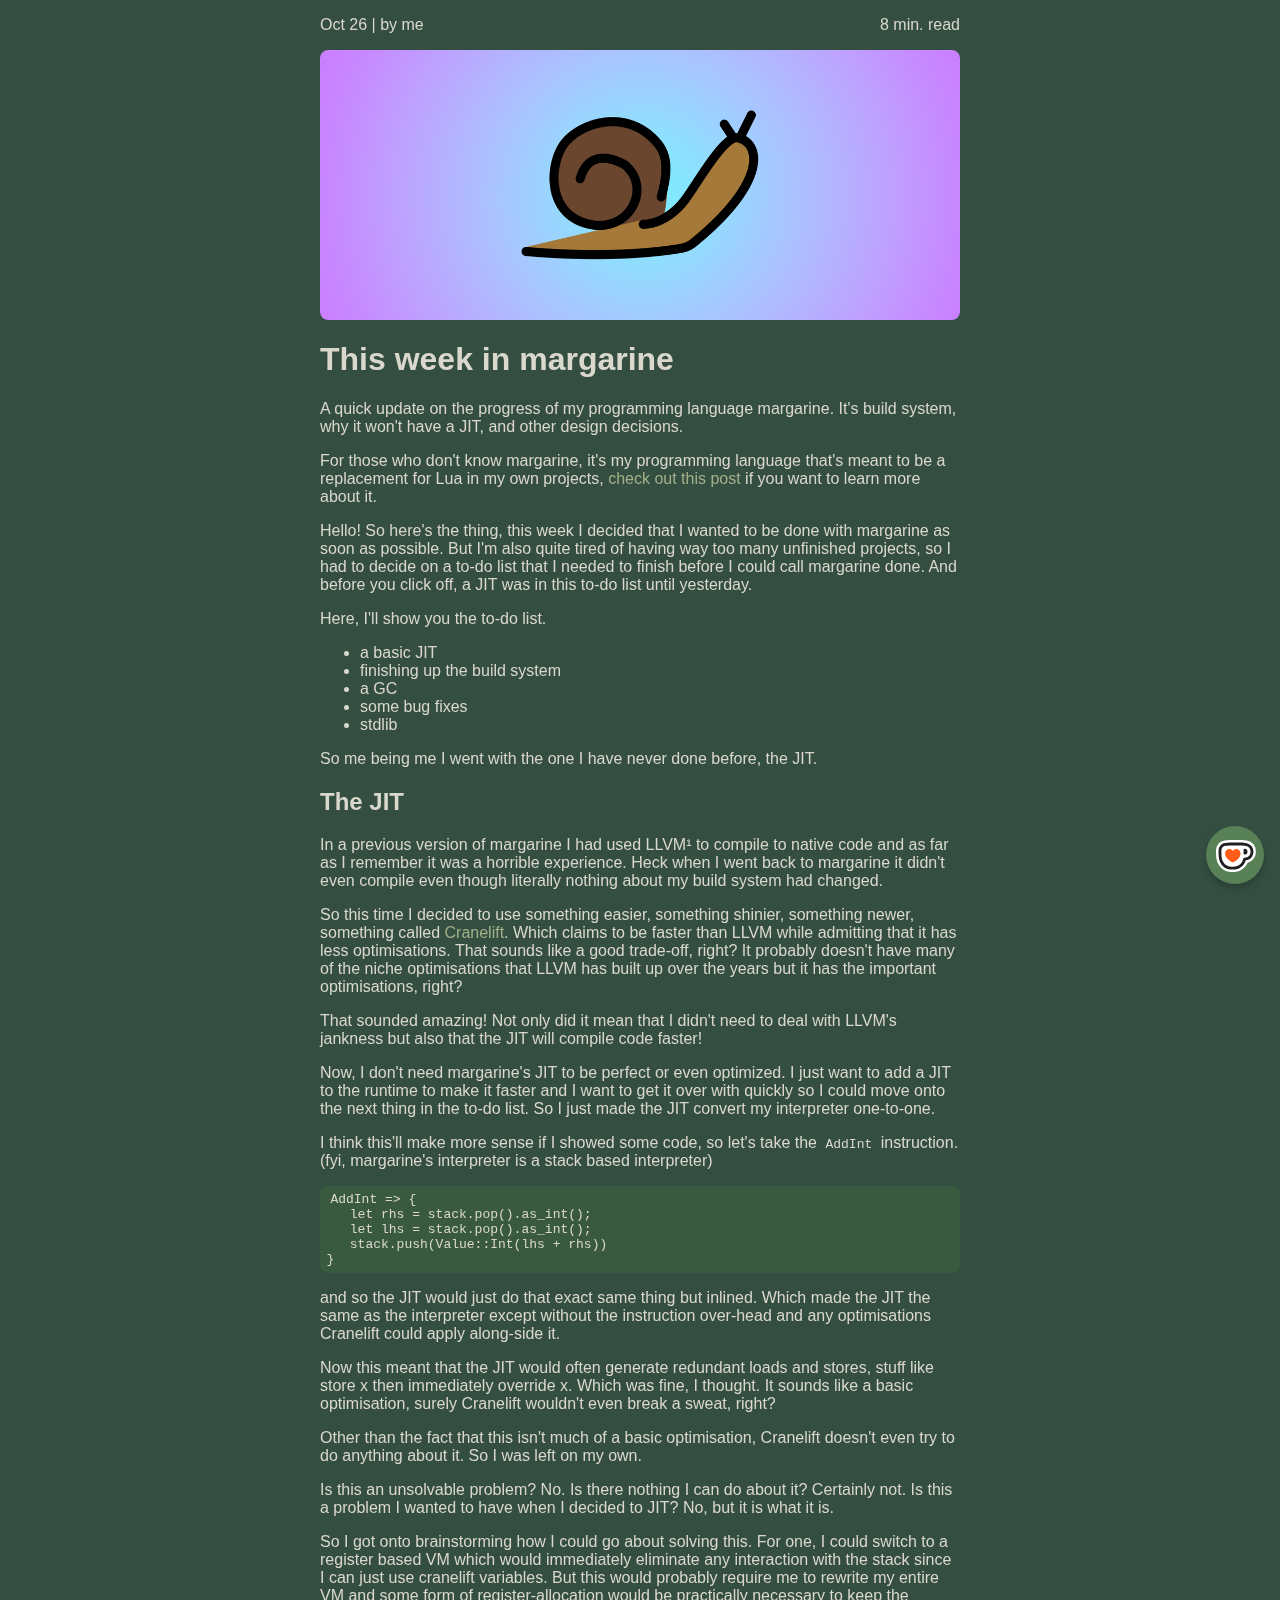
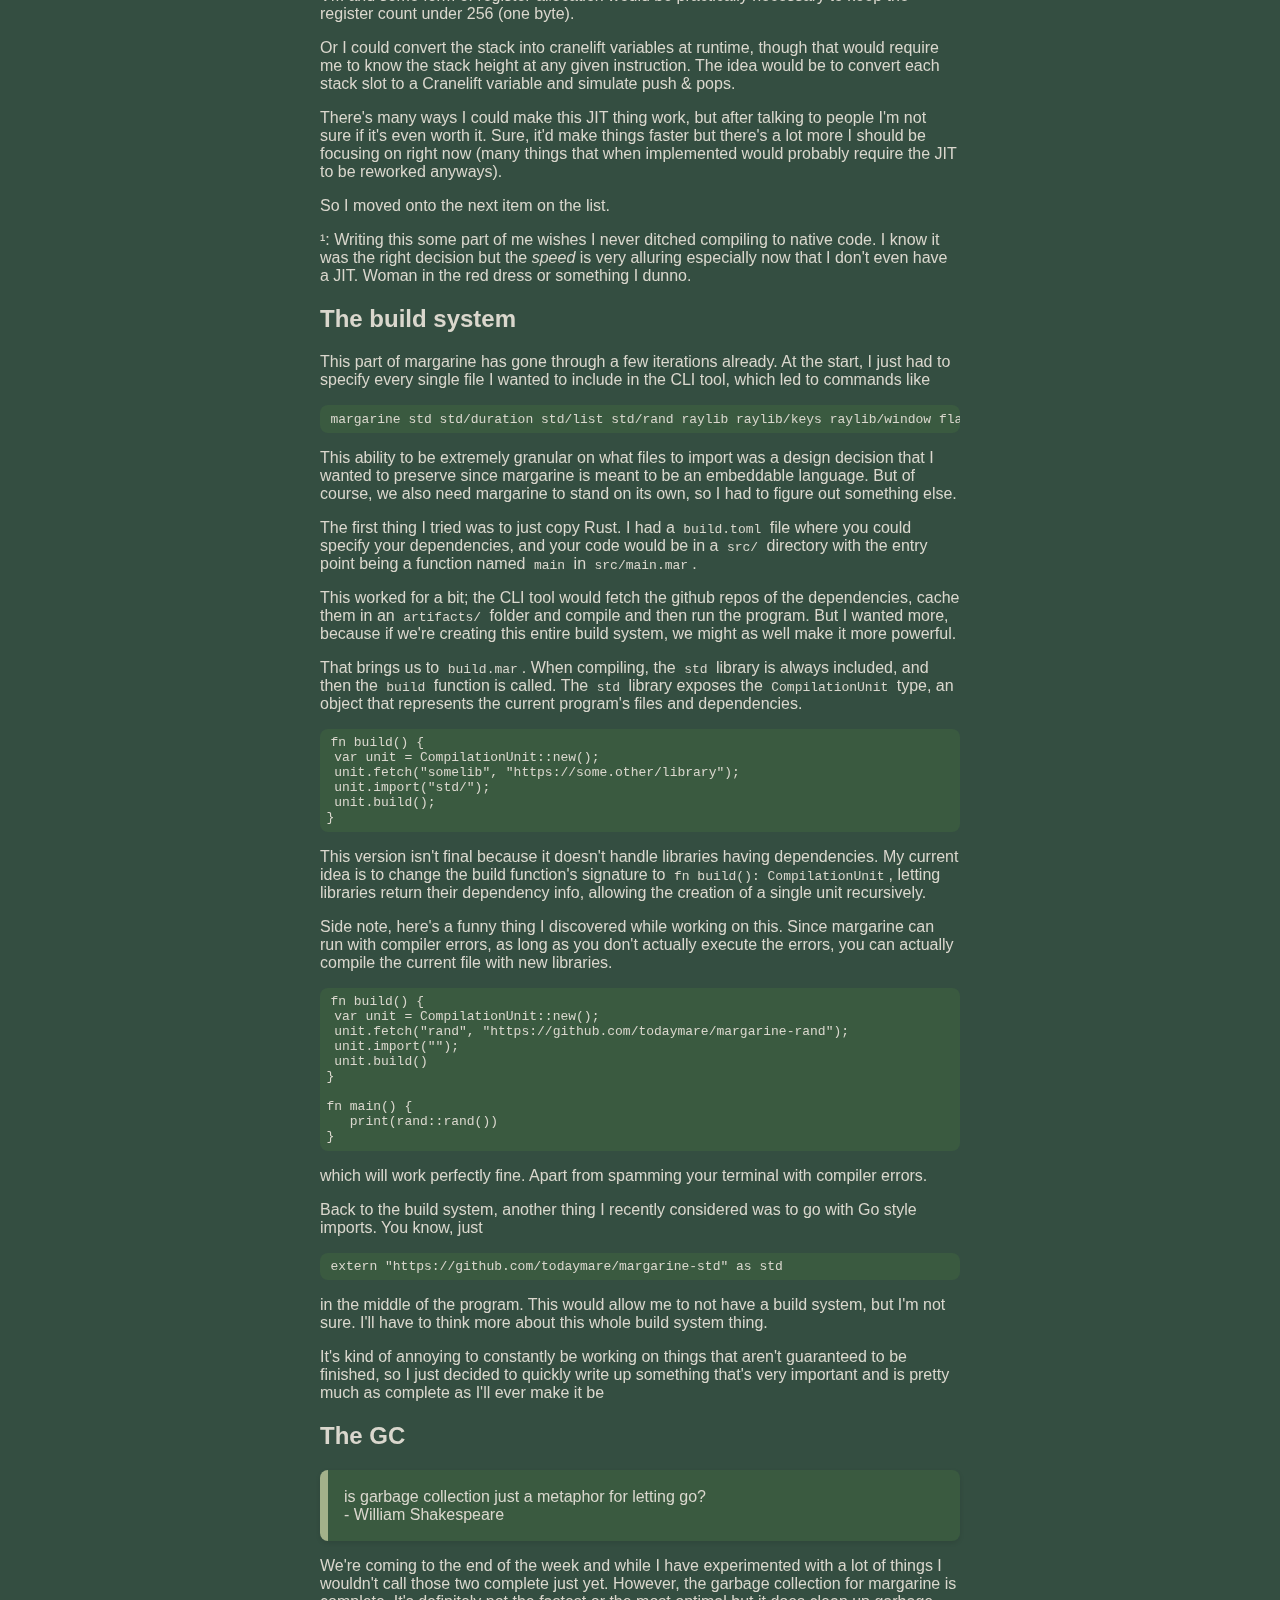
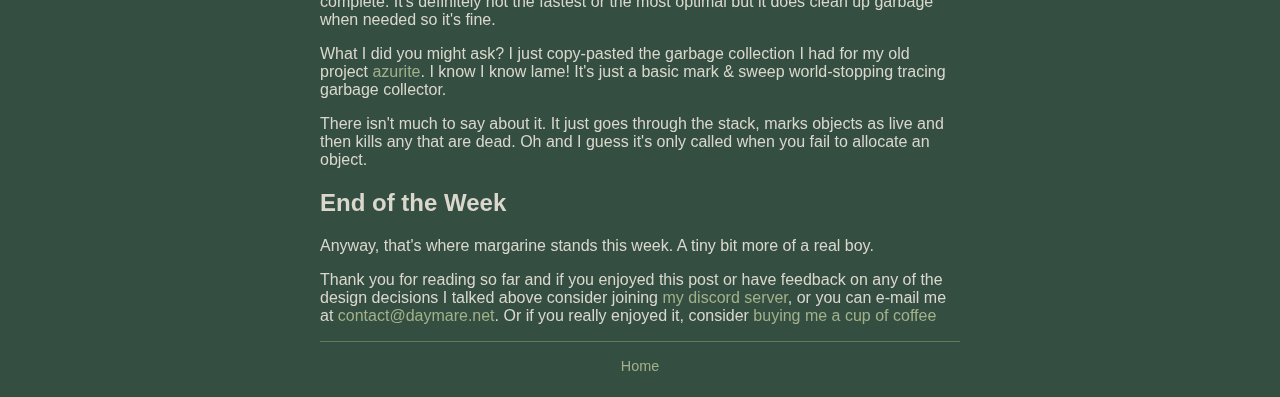
<file: blogs/this-week-in-margarine/index.html>
<!DOCTYPE html>
<html lang="en">
<head>
    <meta charset="UTF-8">
    <title>This week in margarine – daymare.net</title>
    <link rel="stylesheet" href="../../blog_styles.css">
    <script type="application/ld+json">
        {
            "@context": "https://schema.org",
            "@type": "BlogPosting",
            "headline": "This week in margarine",
            "image": "https://daymare.net/blogs/this-week-in-margarine/assets/banner_1200x1010.webp",
            "author": {
                "@type": "Person",
                "name": "Todaymare"
            },
            "publisher": {
                "@type": "Organization",
                "name": "daymare.net",
                "logo": {
                "@type": "ImageObject",
                "url": "https://daymare.net/logo.png"
                }
            },
            "datePublished": "2025-10-26T06:46:11.276630437Z",
            "url": "https://daymare.net/blogs/this-week-in-margarine/",
            "description": "A quick update on the progress of my programming language margarine. It's build system, why it won't have a JIT, and other design decisions."
        }
    </script>

    <script src="../../blog.js" defer></script>
    <script>
        document.addEventListener("DOMContentLoaded", () => {
            document.querySelectorAll(".thumbnail.full").forEach(img => {
                if (img.complete) img.classList.add("loaded");
                else img.addEventListener("load", () => img.classList.add("loaded"));
            });
        });
    </script>


    <meta name="description" content="A quick update on the progress of my programming language margarine. It's build system, why it won't have a JIT, and other design decisions.">
    <meta name="author" content="Todaymare">
    <meta name="viewport" content="width=device-width, initial-scale=1.0">

    <meta property="og:title" content="This week in margarine">
    <meta property="og:description" content="A quick update on the progress of my programming language margarine. It's build system, why it won't have a JIT, and other design decisions.">
    <meta property="og:type" content="article">
    <meta property="og:url" content="https://daymare.net/blogs/this-week-in-margarine/">
    <meta property="og:image" content="https://daymare.net/blogs/this-week-in-margarine/assets/banner_1200x1010.webp">

    <meta name="twitter:card" content="summary_large_image">
    <meta name="twitter:title" content="This week in margarine">
    <meta name="twitter:description" content="A quick update on the progress of my programming language margarine. It's build system, why it won't have a JIT, and other design decisions.">
    <meta name="twitter:image" content="https://daymare.net/blogs/this-week-in-margarine/assets/banner_1200x1010.webp">

    <link rel="canonical" href="https://daymare.net/blogs/this-week-in-margarine/">

</head>
<body>
    <div class="text-body">


    <div class="meta" itemscope itemtype="https://schema.org/BlogPosting">
        <span><time itemprop="datePublished" datetime="2025-10-26T06:46:11.276630437Z">Oct 26</time> | <span itemprop="author">by me</span></span>
        <span class="read-time">8 min. read</span>
    </div>

    <div class="thumbnail-wrapper">
        <img
            class="thumbnail preview"
            src="data:image/webp;base64, UklGRmwGAABXRUJQVlA4TGAGAAAvMUAKAAGHbdtIEjxJxp49Xf8F71NDRP8nQFUliW1335D2wzkA2raTeWB3kswM9eteryxR5+mKpCpgJckfVR0gsY14jG0+tHmpGjCKJElRLTM86fwr5VNgtG0b48L+f+XgVKAmkiRlJNwzGPgIs/ev5CWshP5PAPh1VlE90C86YDYHE1UrEHQC0I9dm9eNfhWc047GGO+tiH9xCt37nKCgbRsm4U+7uwgiYgKwCR4TV9iw5WOQI9u2aitz7XPfd3f/RO6au+cUDaEInYgid3c6QOju7u7uPP33bJwuyJFtW7WVOc+9/+PumtODF9ERy52MBtAO2kFK6B79IiT67n7uOUuKbW3Ltuz7xt3dNblFFumfAdEZBA0ai+SSXDojIBPdkyZ3532eOyZAUiNJgiSZ5/Kn3PHo3r2DICAo8n+0iAlY8rXAX8997vs+9+k7cQDWzHqsp8fT0+Pp6TH8d7rPue9z3+mkgQlMAmkS9C8h6fv++ef77tNpAjOZpPMJWf9mSHJyv3OneXuFRCSB8PfFR/d9A51OA+s+HeCV8B/[base64]/o2DEgJ4A/DYq1OJclJn4OFF16Yruw8WP30ytMHz8Kpv06ueHFgz8PzxS45Yo33VokNHl0yO1Bov3qdPTB1IwwGQ3Jyd6eTpHLSOR1ovMSAvLhb7gw6971/f4olU2MEK7L33n4497b8UOw90poYtcJD+y9eLJZfPkVoYRAE4Uoq35U/QvhGG3dxwyh3RHr/9oybKkWLWWSoaOO1N27Bh4NpNJE7vTD1zcQ12XXz5s2z+/drCW9dkIRUpdOdhgq/CO/saPn7a1/+jcvn15mhJUSD7uEzvyoy9vKZZ4venZ5ft58r9yc+m8GjG7mp1cyPj71ZyBIEKamiAxBIcJwQwEUqiW/5yvz/Qh3uJ0cSMkqJA5dUoWoa1bA2YdbfyU3/lz4f/8eWLZcmnDy63TjNpjJSEAhiAgkhQPgWINJoZLYOx2bG1DQqLdKSVZEhX5+sip0J0z6unf1p6800WS3T+Kf9TbqbreGtiQBAAMI7fM4vQEbB1u3U8Wsj13eeT16aWChCia8ERDvDqIWFq549+LI5JT82JTrnvV/9OzbrSk3SgP8cBgaGAQAHwPo6Wrx7fNCfnfdn71prlszXmLTt2Lnxj+99ffj2YgGBKCffn/s8pY6IUC9LIYfDBQwwDIsZWCenBEGRdHXH7ED5sWLs/3Hs4OKVgVPfhs+WNl7ISwvarxl8PymVrYMlYx3K51mvgADFLKuHMAzDWjN5EwHZ/L/hrdzlZ18uP/526UXmwuBj8/T83v9cpdHX/fiwnU+XhrbMr8w4dYagoAAjLKOMGWYWs1ZSUYJEJj7wfWs98n14X+KP9xZbpzMycVx5xlROExozpc1pC/vu6hIxoTAYDCaDy8Kg0Zo1j7WGQkBGJGuZUF/pmI55pcoa6xJk6IndBj5kZlSCJRWCYDCpgWkxzZrJu0kAARlpfDtoMRwybAgE0l6kPOVwpXRKOEAlBwEZkxXzlQQBkMONMKQMTEQAlwwCIJcXXiBA5QhkMplmtICEAAIOhAByIRcADgVAjlhEuVxAGPHZi/iRSvgcF3K5gAO4ACKQAgBXLKJcDoClGSCAyQBCJCkCsEbIZJgAzTsGLBdDScyaVAI1CA2fq3F5NRiEgZgwMBJFCoRmrcwXZJMhEwzhfYMkzYRC0bxAExgBmOxil2vTogOsQCIKaRBMrDBggNrgMpBpDt+BCAkNwCgGWdO8W5syhM6HAhBptAJTeMIgZ4WdjCNPoA/f6wUsLZgMimG1zNAIMCE+/H0EMGS5Nu8BAuwQIOB/R/MSEyYTBiDTAnoI/hM="
            alt="Low-res preview"
            width="1900"
            height="1600"
        />
        <img
            class="thumbnail full"
            srcset="
            ./assets/banner_400x336.webp 400w,
            ./assets/banner_800x673.webp 800w,
            ./assets/banner_1200x1010.webp 1200w,
            ./assets/banner_1600x1347.webp 1600w
            "
            sizes="(max-width: 80rem) 90vw, 40rem"
            loading="lazy"
            alt="Thumbnail for This week in margarine blog post"
            width="1900"
            height="1600"
        />
    </div>

    <header>
        <h1>This week in margarine</h1>
    </header>

    <main>
        <article>
            <p>A quick update on the progress of my programming language margarine. It's build system, why it won't have a JIT, and other design decisions.</p>
<p>For those who don't know margarine, it's my programming language that's meant to be a replacement for Lua in my own projects, <a href="../four-years-five-failures-one-compiler/" target="_blank" rel="noopener noreferrer">check out this post</a> if you want to learn more about it.</p>
<p>Hello! So here's the thing, this week I decided that I wanted to be done with margarine as soon as possible.
But I'm also quite tired of having way too many unfinished projects, so I had to decide on a to-do list that I needed to finish before I could call margarine done. And before you click off, a JIT was in this to-do list until yesterday.</p>
<p>Here, I'll show you the to-do list.</p>
<ul>
<li>a basic JIT</li>
<li>finishing up the build system</li>
<li>a GC</li>
<li>some bug fixes</li>
<li>stdlib</li>
</ul>
<p>So me being me I went with the one I have never done before, the JIT.</p>
<h2>The JIT</h2>
<p>In a previous version of margarine I had used LLVM¹ to compile to native code and as far as I remember it was a horrible experience. Heck when I went back to margarine it didn't even compile even though literally nothing about my build system had changed.</p>
<p>So this time I decided to use something easier, something shinier, something newer, something called <a href="https://cranelift.dev/" target="_blank" rel="noopener noreferrer">Cranelift</a>. Which claims to be faster than LLVM while admitting that it has less optimisations. That sounds like a good trade-off, right? It probably doesn't have many of the niche optimisations that LLVM has built up over the years but it has the important optimisations, right?</p>
<p>That sounded amazing! Not only did it mean that I didn't need to deal with LLVM's jankness but also that the JIT will compile code faster!</p>
<p>Now, I don't need margarine's JIT to be perfect or even optimized. I just want to add a JIT to the runtime to make it faster and I want to get it over with quickly so I could move onto the next thing in the to-do list. So I just made the JIT convert my interpreter one-to-one.</p>
<p>I think this'll make more sense if I showed some code, so let's take the <code>AddInt</code> instruction. (fyi, margarine's interpreter is a stack based interpreter)</p>
<pre><code class="language-rs">AddInt =&gt; {
   let rhs = stack.pop().as_int();
   let lhs = stack.pop().as_int();
   stack.push(Value::Int(lhs + rhs))
}
</code></pre>
<p>and so the JIT would just do that exact same thing but inlined. Which made the JIT the same as the interpreter except without the instruction over-head and any optimisations Cranelift could apply along-side it.</p>
<p>Now this meant that the JIT would often generate redundant loads and stores, stuff like store x then immediately override x. Which was fine, I thought. It sounds like a basic optimisation, surely Cranelift wouldn't even break a sweat, right?</p>
<p>Other than the fact that this isn't much of a basic optimisation, Cranelift doesn't even try to do anything about it. So I was left on my own.</p>
<p>Is this an unsolvable problem? No.
Is there nothing I can do about it? Certainly not.
Is this a problem I wanted to have when I decided to JIT? No, but it is what it is.</p>
<p>So I got onto brainstorming how I could go about solving this.
For one, I could switch to a register based VM which would immediately eliminate any interaction with the stack since I can just use cranelift variables. But this would probably require me to rewrite my entire VM and some form of register-allocation would be practically necessary to keep the register count under 256 (one byte).</p>
<p>Or I could convert the stack into cranelift variables at runtime, though that would require me to know the stack height at any given instruction. The idea would be to convert each stack slot to a Cranelift variable and simulate push &amp; pops.</p>
<p>There's many ways I could make this JIT thing work, but after talking to people I'm not sure if it's even worth it. Sure, it'd make things faster but there's a lot more I should be focusing on right now (many things that when implemented would probably require the JIT to be reworked anyways).</p>
<p>So I moved onto the next item on the list.</p>
<p>¹: Writing this some part of me wishes I never ditched compiling to native code. I know it was the right decision but the <em>speed</em> is very alluring especially now that I don't even have a JIT. Woman in the red dress or something I dunno.</p>
<h2>The build system</h2>
<p>This part of margarine has gone through a few iterations already. At the start, I just had to specify every single file I wanted to include in the CLI tool, which led to commands like</p>
<pre><code>margarine std std/duration std/list std/rand raylib raylib/keys raylib/window flappy_bird
</code></pre>
<p>This ability to be extremely granular on what files to import was a design decision that I wanted to preserve since margarine is meant to be an embeddable language. But of course, we also need margarine to stand on its own, so I had to figure out something else.</p>
<p>The first thing I tried was to just copy Rust. I had a <code>build.toml</code> file where you could specify your dependencies, and your code would be in a <code>src/</code> directory with the entry point being a function named <code>main</code> in <code>src/main.mar</code>.</p>
<p>This worked for a bit; the CLI tool would fetch the github repos of the dependencies, cache them in an <code>artifacts/</code> folder and compile and then run the program. But I wanted more, because if we're creating this entire build system, we might as well make it more powerful.</p>
<p>That brings us to <code>build.mar</code>. When compiling, the <code>std</code> library is always included, and then the <code>build</code> function is called. The <code>std</code> library exposes the <code>CompilationUnit</code> type, an object that represents the current program's files and dependencies.</p>
<pre><code class="language-rs">fn build() {
 var unit = CompilationUnit::new();
 unit.fetch(&quot;somelib&quot;, &quot;https://some.other/library&quot;);
 unit.import(&quot;std/&quot;);
 unit.build();
}
</code></pre>
<p>This version isn't final because it doesn't handle libraries having dependencies. My current idea is to change the build function's signature to <code>fn build(): CompilationUnit</code>, letting libraries return their dependency info, allowing the creation of a single unit recursively.</p>
<p>Side note, here's a funny thing I discovered while working on this. Since margarine can run with compiler errors, as long as you don't actually execute the errors, you can actually compile the current file with new libraries.</p>
<pre><code class="language-rs">fn build() {
 var unit = CompilationUnit::new();
 unit.fetch(&quot;rand&quot;, &quot;https://github.com/todaymare/margarine-rand&quot;);
 unit.import(&quot;&quot;);
 unit.build()
}

fn main() {
   print(rand::rand())
}
</code></pre>
<p>which will work perfectly fine. Apart from spamming your terminal with compiler errors.</p>
<p>Back to the build system, another thing I recently considered was to go with Go style imports. You know, just</p>
<pre><code>extern &quot;https://github.com/todaymare/margarine-std&quot; as std
</code></pre>
<p>in the middle of the program. This would allow me to not have a build system, but I'm not sure. I'll have to think more about this whole build system thing.</p>
<p>It's kind of annoying to constantly be working on things that aren't guaranteed to be finished, so I just decided to quickly write up something that's very important and is pretty much as complete as I'll ever make it be</p>
<h2>The GC</h2>
<blockquote>
<p>is garbage collection just a metaphor for letting go?<br />
- William Shakespeare</p>
</blockquote>
<p>We're coming to the end of the week and while I have experimented with a lot of things I wouldn't call those two complete just yet. However, the garbage collection for margarine is complete. It's definitely not the fastest or the most optimal but it does clean up garbage when needed so it's fine.</p>
<p>What I did you might ask? I just copy-pasted the garbage collection I had for my old project <a href="https://github.com/todaymare/azurite" target="_blank" rel="noopener noreferrer">azurite</a>. I know I know lame! It's just a basic mark &amp; sweep world-stopping tracing garbage collector.</p>
<p>There isn't much to say about it. It just goes through the stack, marks objects as live and then kills any that are dead. Oh and I guess it's only called when you fail to allocate an object.</p>
<h2>End of the Week</h2>
<p>Anyway, that's where margarine stands this week. A tiny bit more of a real boy.</p>
<p>Thank you for reading so far and if you enjoyed this post or have feedback on any of the design decisions I talked above consider joining <a href="https://discord.gg/t7gNX8Kp72" target="_blank" rel="noopener noreferrer">my discord server</a>, or you can e-mail me at <a href="mailto:contact@daymare.net" target="_blank" rel="noopener noreferrer">contact@daymare.net</a>. Or if you really enjoyed it, consider <a href="https://ko-fi.com/todaymare" target="_blank" rel="noopener noreferrer">buying me a cup of coffee</a></p>
        </article>
    </main>

    <nav class="post-nav">
        <a class="home" href="../../">Home</a>
    </nav>
    </div>

    <a class="kofi" href="https://ko-fi.com/todaymare" target="_blank" rel="noopener noreferrer" target="_blank" rel="noopener noreferrer">
        <img src="../../kofi_symbol.svg" alt="Buy me a coffee on Ko-fi" width="64" height="64">
    </a>

    <script async src="https://scripts.simpleanalyticscdn.com/latest.js"></script>
</body>
</html>
</file>
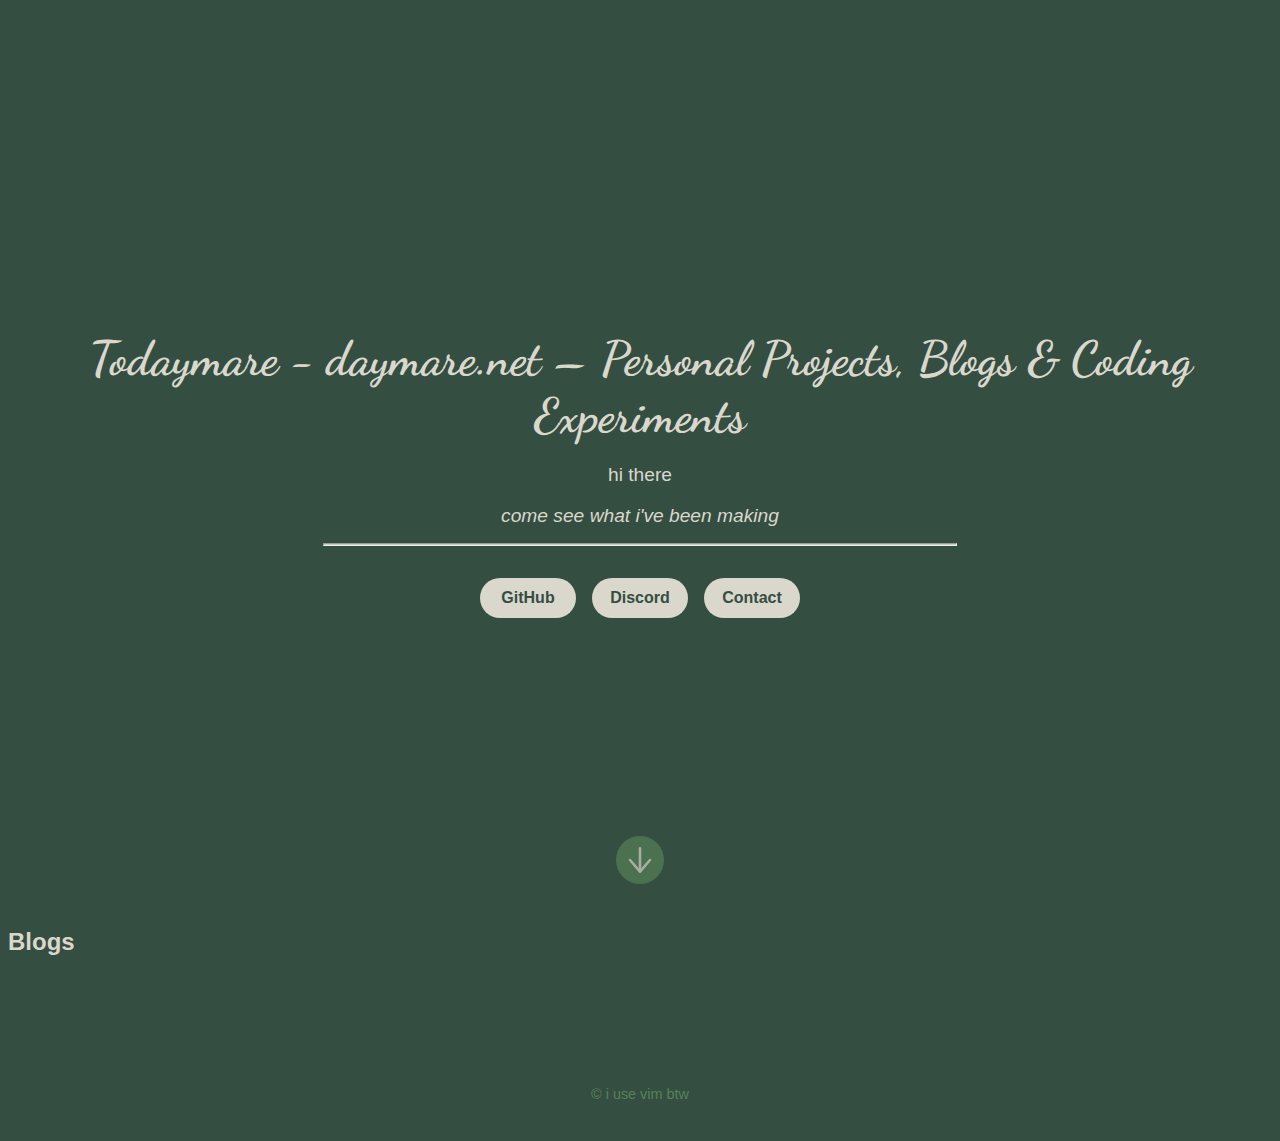
<file: index_template.html>
<!DOCTYPE html>
<html lang="en">
<head>
    <meta charset="UTF-8">
    <meta name="viewport" content="width=device-width, initial-scale=1.0">
    <title>Projects, Blogs, & more - daymare.net</title>
    <meta name="description" content="Explore my personal projects, technical blogs, and creative coding experiments at daymare.net.">
    <meta name="keywords" content="Todaymare, daymare, personal projects, coding blogs, rust development, compiler design, compiler development, ">
    <link rel="stylesheet" href="styles.css">
    <link href="https://fonts.googleapis.com/css2?family=Dancing+Script&display=swap" rel="stylesheet">

    <link rel="alternate" type="application/rss+xml" title="RSS Feed" href="https://daymare.net/rss.xml" />
    <link rel="alternate" type="application/atom+xml" title="Atom Feed" href="https://daymare.net/atom.xml" />

    <script src="index.js" defer></script>

    <script type="application/ld+json">
    {
        "@context": "https://schema.org",
        "@type": "Person",
        "name": "Todaymare",
        "url": "https://daymare.net",
        "sameAs": [
            "https://github.com/todaymare",
            "https://youtube.com/@Todaymare"
        ]
    }
    </script>
    <script defer data-domain="daymare.net" src="https://plausible.io/js/script.js"></script>
</head>
<body>
    <header class="hero">
        <!-- SEO-friendly heading, hidden visually but readable by search engines and screen readers -->
        <h1 class="sr-only">Todaymare - daymare.net – Personal Projects, Blogs & Coding Experiments</h1>

        <p class="hero-title">hi there</p>
        <p><i>come see what i've been making</i></p>
        <hr>
        <div class="social-bar">
            <a href="https://www.github.com/todaymare" target="_blank">GitHub</a>
            <a href="https://discord.gg/t7gNX8Kp72" target="_blank">Discord</a>
            <a href="mailto:contact@daymare.net" target="_blank">Contact</a>
        </div>
    </header>

    <div class="scroll-arrow" id="scrollArrow">
    <svg width="40" height="40" viewBox="0 0 24 24" fill="none" stroke="currentColor" stroke-width="1.5" stroke-linecap="round" stroke-linejoin="round">
        <line x1="12" y1="5" x2="12" y2="19"></line>
        <polyline points="18 12 12 19 6 12"></polyline>
    </svg>
    </div>

    <div class="blogs-section" aria-labelledby="blogs-title">
        <h2 class="section-title">Blogs</h2>
        <section>
            <div class="blogs-container">
                <!-- expand-blogs -->
            </div>
        </section>
    </div>

    <footer>
        <p>&copy; i use vim btw</p>
    </footer>
    <script async src="https://scripts.simpleanalyticscdn.com/latest.js"></script>
</body>
</html>
</file>
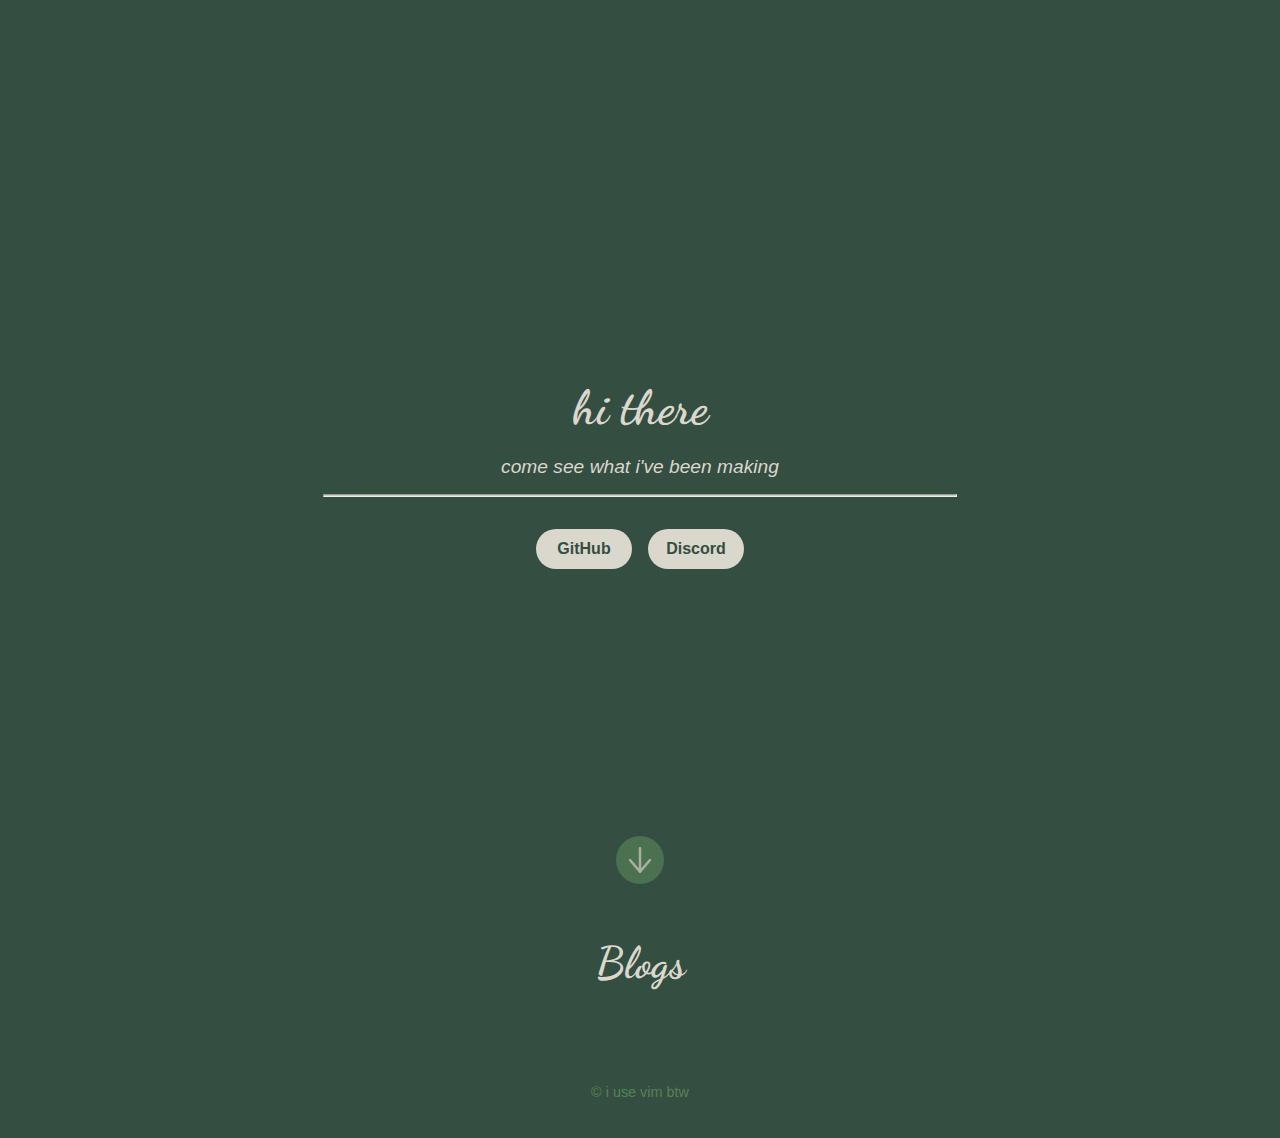
<file: template.html>
<!DOCTYPE html>
<html lang="en">
<head>
    <meta charset="UTF-8">
    <meta name="viewport" content="width=device-width, initial-scale=1.0">
    <title>Home Page</title>
    <link rel="stylesheet" href="styles.css">
    <link href="https://fonts.googleapis.com/css2?family=Dancing+Script&display=swap" rel="stylesheet">
    <script src="index.js" defer></script>
</head>
<body>
    <header class="hero">
        <h1>hi there</h1>
        <p><i>come see what i've been making</i></p>
        <hr>
        <div class="social-bar">
            <a href="https://github.com/rookieCookies" target="_blank">GitHub</a>
            <a href="https://discord.com/users/yourid" target="_blank">Discord</a>
        </div>
    </header>

    <div class="scroll-arrow" id="scrollArrow">
    <svg width="40" height="40" viewBox="0 0 24 24" fill="none" stroke="currentColor" stroke-width="1.5" stroke-linecap="round" stroke-linejoin="round">
        <line x1="12" y1="5" x2="12" y2="19"></line>
        <polyline points="18 12 12 19 6 12"></polyline>
    </svg>
    </div>

    <div class="blogs-section" aria-labelledby="blogs-title">
        <h1 class="section-title">Blogs</h1>
        <section>
            <div class="blogs-container">
                <!-- expand-blogs -->
            </div>
        </section>
    </div>

    <footer>
        <p>&copy; i use vim btw</p>
    </footer>
</body>
</html>
</file>
<file: blog_styles.css>
:root {
    --color-bg: #344e41;
    --color-primary: #3a5a40;
    --color-dark: #588157;
    --color-accent: #a3b18a;
    --color-text: #dad7cd;
}

body {
    font-family: 'Segoe UI', Tahoma, Geneva, Verdana, sans-serif;
    color: var(--color-text);

    
}

html, body {
    margin: 0rem;
    padding: 0rem;
    background: var(--color-bg);
    width: 100%;
}

/* Default style */
.text-body {
    max-width: 40rem;
    margin: 0rem auto;
    padding: 1rem;

    align-self: center;
    align-items: center;
}

.text-body strong {
    font-weight: bolder;
}

/* When viewport is at least 50rem wide */
@media (min-width: 80rem) {
    .text-body {
        max-width: 70rem; /* or whatever you want for large screens */
        width: 50%;
    }
}


.text-body .thumbnail {
    min-width: 100%;
    max-height: 30vh;
    aspect-ratio: 1900 / 1600;
    object-fit: cover;        /* crop instead of squish */
}

.text-body img, video {
    border-radius: 0.5rem;
    margin-top: 1rem;
    display: block;
    width: 100%;              /* scale to fit container */
    max-height: 50vh;

    object-fit: contain;
    object-position: center;  /* crop from the middle */
}

.text-body a {
    color: var(--color-accent);
    text-decoration: none;
    transition: color 0.2s;
}


.text-body a:hover {
    color: var(--color-text);
    text-decoration: underline;
}

.meta {
    display: flex;
    justify-content: space-between; /* pushes first child left, last child right */
    align-items: center;
}

.meta span {
    color: var(--color-text);
}

.post-nav {
  display: flex;
  justify-content: space-between;
  max-width: 40rem; /* match your text-body */
  margin: 0rem auto;
  font-size: 0.9rem;
  padding-top: 1rem;
  border-top: 1px solid var(--color-dark);
  max-width: 40rem;
  margin: 0 auto;
  margin-bottom: 0.4rem;
  
  justify-content: center;
}

.post-nav a {
  color: var(--color-accent);
  text-decoration: none;
  transition: color 0.2s;
}

.post-nav a:hover {
  color: var(--color-text);
  text-decoration: underline;
}

pre {
  overflow-x: auto;
  white-space: pre;
  scrollbar-width: none; /* Firefox */
  -ms-overflow-style: none; /* IE 10+ */
  background-color: var(--color-primary);
  padding: 0.4rem;
  border-radius: 0.5rem;
}

pre::-webkit-scrollbar {
  display: none; /* Chrome, Safari, Edge */
}

code {
  padding: 2px 4px;
  border-radius: 4px;
  font-family: monospace;
  display: inline; /* ensures it stays inline */
}

blockquote {
  background: var(--color-primary);
  border-left: 0.5rem solid var(--color-accent);
  padding: 0.1rem 1rem;
  border-radius: 0.5rem;
  box-shadow: 0 2px 5px rgba(0,0,0,0.1);
  margin: 0rem 0rem;
}

hr {
  border: none;
  border-top: 1px solid var(--color-dark);
  margin: 0rem 0rem;
  margin-top: 2rem;
}

.thumbnail-wrapper {
  position: relative;
  overflow: hidden;
  margin-top: 1rem;
  border-radius: 0.5rem;
}

.thumbnail-wrapper img {
  width: 100%;
  height: auto;
  display: block;
  object-fit: cover;
  margin-top: 0rem;
}


.thumbnail.preview {
  filter: blur(10px);
  position: absolute;
  top: 0;
  left: 0;
  z-index: 0;
  transition: opacity 0.3s ease;
}

.thumbnail.full {
  opacity: 0;
  position: relative;
  z-index: 1;
  
  transition: opacity 0.3s ease;
}

.thumbnail.full.loaded {
  opacity: 1;
}

@media (max-width: 50rem) {
  .kofi {
    visibility: hidden;
  }
}

.kofi {
  position: fixed;
  bottom: 1rem;
  right: 1rem;
  background-color: var(--color-dark);
  color: white;
  padding: 0.5rem 0.5rem;
  border-radius: 10rem;
  font-family: sans-serif;
  font-weight: bold;
  text-decoration: none;
  box-shadow: 0 4px 6px rgba(0,0,0,0.2);

  z-index: 9999;
  opacity: 1;

  animation: popIn 1.0s ease-out;
  transition: background-color 0.3s, transform 0.2s, opacity 0.2s;
}

.kofi:hover {
  background-color: var(--color-accent);
  transform: scale(1.05);
  opacity: 1;
}

.kofi img {
  display: block;
  width: 2.5rem;
  height: 2.5rem;
  margin-left: 0.1rem;
  margin-top: 0.1rem;
}

@keyframes popIn {
  0% {
    transform: translateY(2.0rem) scale(0.8);
    opacity: 0;
  }
  40% {
    transform: translateY(2.0rem) scale(0.8);
    opacity: 0;
  }
  60% {
    transform: scale(1.1);
    opacity: 1;
  }
  100% {
    transform: scale(1);
    opacity: 1;
  }
}
</file>
<file: styles.css>
:root {
    --color-bg: #344e41;
    --color-primary: #3a5a40;
    --color-dark: #588157;
    --color-accent: #a3b18a;
    --color-text: #dad7cd;
}

body {
    font-family: 'Segoe UI', Tahoma, Geneva, Verdana, sans-serif;
    background: var(--color-bg);
    color: var(--color-text);

}


hr {
    height: 0.0625rem;
    background: #ccc;
    margin: 1rem 0;
    width: 50%;
}
.hero {
    display: flex;
    flex-direction: column;
    align-items: center;
    justify-content: center;
    height: 100vh;
    color: var(--color-text);
    text-align: center;
}
.hero h1 {
    font-size: 3rem;
    margin-bottom: 0rem;
    font-family: 'Dancing Script', cursive;
}
.hero p {
    font-size: 1.25rem;
    margin-bottom: -0rem;
    max-width: 32rem;

    font-family: 'Segoe UI', Tahoma, sans-serif;
    font-size: 1.2rem;
    color: var(--color-text);
}
.hero a {
    display: inline-flex;
    align-items: center;
    justify-content: center;
    width: 6rem;
    height: 2.5rem;
    background: var(--color-text);
    color: var(--color-primary);
    border-radius: 1.5rem;
    text-decoration: none;
    font-weight: bold;
    transition: background 0.2s, color 0.2s;
}
.hero a:hover {
    background: var(--color-accent);
    color: var(--color-text);
}

.social-bar {
    display: flex;
    justify-content: center;
    gap: 1rem;
    margin-top: 1rem;
}

.social-bar a {
    color: var(--color-bg);
    text-decoration: none;
    transition: color 0.2s ease;
}
.social-bar a:hover {
    color: var(--color-text);
}

.scroll-arrow {
    position: fixed;
    bottom: 1rem;
    left: 50%;
    transform: translateX(-50%);
    width: 3rem;
    height: 3rem;
    background: var(--color-dark);
    border-radius: 50%;
    opacity: 0.7;
    display: flex;
    justify-content: center;
    align-items: center;
    cursor: pointer;

    opacity: 0;
    pointer-events: none;

    transition: opacity 0.2s, transform 0.3s;
    z-index: 1000;
}


.scroll-arrow.visible {
    opacity: 0.7;
    pointer-events: auto;
}

.scroll-arrow:hover {
    opacity: 1;
    transform: translateX(-50%) translateY(5px);
}


.blogs-section {
    padding-bottom: 1rem;
    overflow-y: visible; /* allow cards to move up */
}

.blogs-section section::-webkit-scrollbar {
    display: none; /* for Chrome, Safari, and Opera */
}

.blogs-section h1 {
    text-align: center;
    font-size: 2.75rem;
    margin-bottom: -1.0rem;
    font-family: 'Dancing Script', cursive;
}

.blogs-section section {
    overflow-x: auto; /* allow horizontal scroll */
    scroll-padding-inline: 1rem;
    padding-inline: 1rem;
    padding-top: 3rem;
    padding-bottom: 1rem;
    -webkit-scrollbar-width: none;
    scrollbar-width: none;
}

.blogs-container {
  display: flex; /* horizontal layout */
  gap: 1rem;    /* spacing between cards */
  scroll-behavior: smooth; /* smooth scrolling if programmatically scrolled */
}

.blog-card {
  all: unset;
  flex: 0 0 19rem;
  height: 22.75rem;
  background-color: var(--color-dark);
  border-radius: 0.5rem;
  align-items: center;
  justify-content: center;
  white-space: wrap;
  /*overflow: hidden;*/
  padding: 0.75rem;
  transition: opacity 0.2s, transform 0.3s;
}

.blog-card:hover {
  transform: translateY(-3%);
}

.blog-card img {
  height: 16rem;     /* or however tall you want */
  width: 19rem;     /* or however tall you want */
  
  border-radius: 0.25rem;
  display: block;
  margin-bottom: 0.75rem;

  cursor: pointer;
}

.blog-card h2 {
    font-size: 1rem;
    color: var(--color-text);
    margin-bottom: -0.5rem;

    cursor: pointer;
}
.blog-card h2:hover {
  text-decoration: underline;
  text-decoration-thickness: 0.125rem;
}

.blog-card h3 {
    font-size: 0.7rem;
    margin-bottom: 1rem;
    color: var(--color-accent);
}

.blog-card p {
    font-size: 0.7rem;
    color: var(--color-text);
}

.blog-card p {
  display: -webkit-box;
  -webkit-line-clamp: 3; /* number of lines */
  line-clamp: 3; /* standard property for compatibility */
  -webkit-box-orient: vertical;
  overflow: hidden;
  margin: 0.25rem 0;
}

footer {
    text-align: center;
    padding: 1rem 0;
    background: var(--color-bg);
    color: var(--color-dark);
    font-size: 0.9rem;
}
</file>
